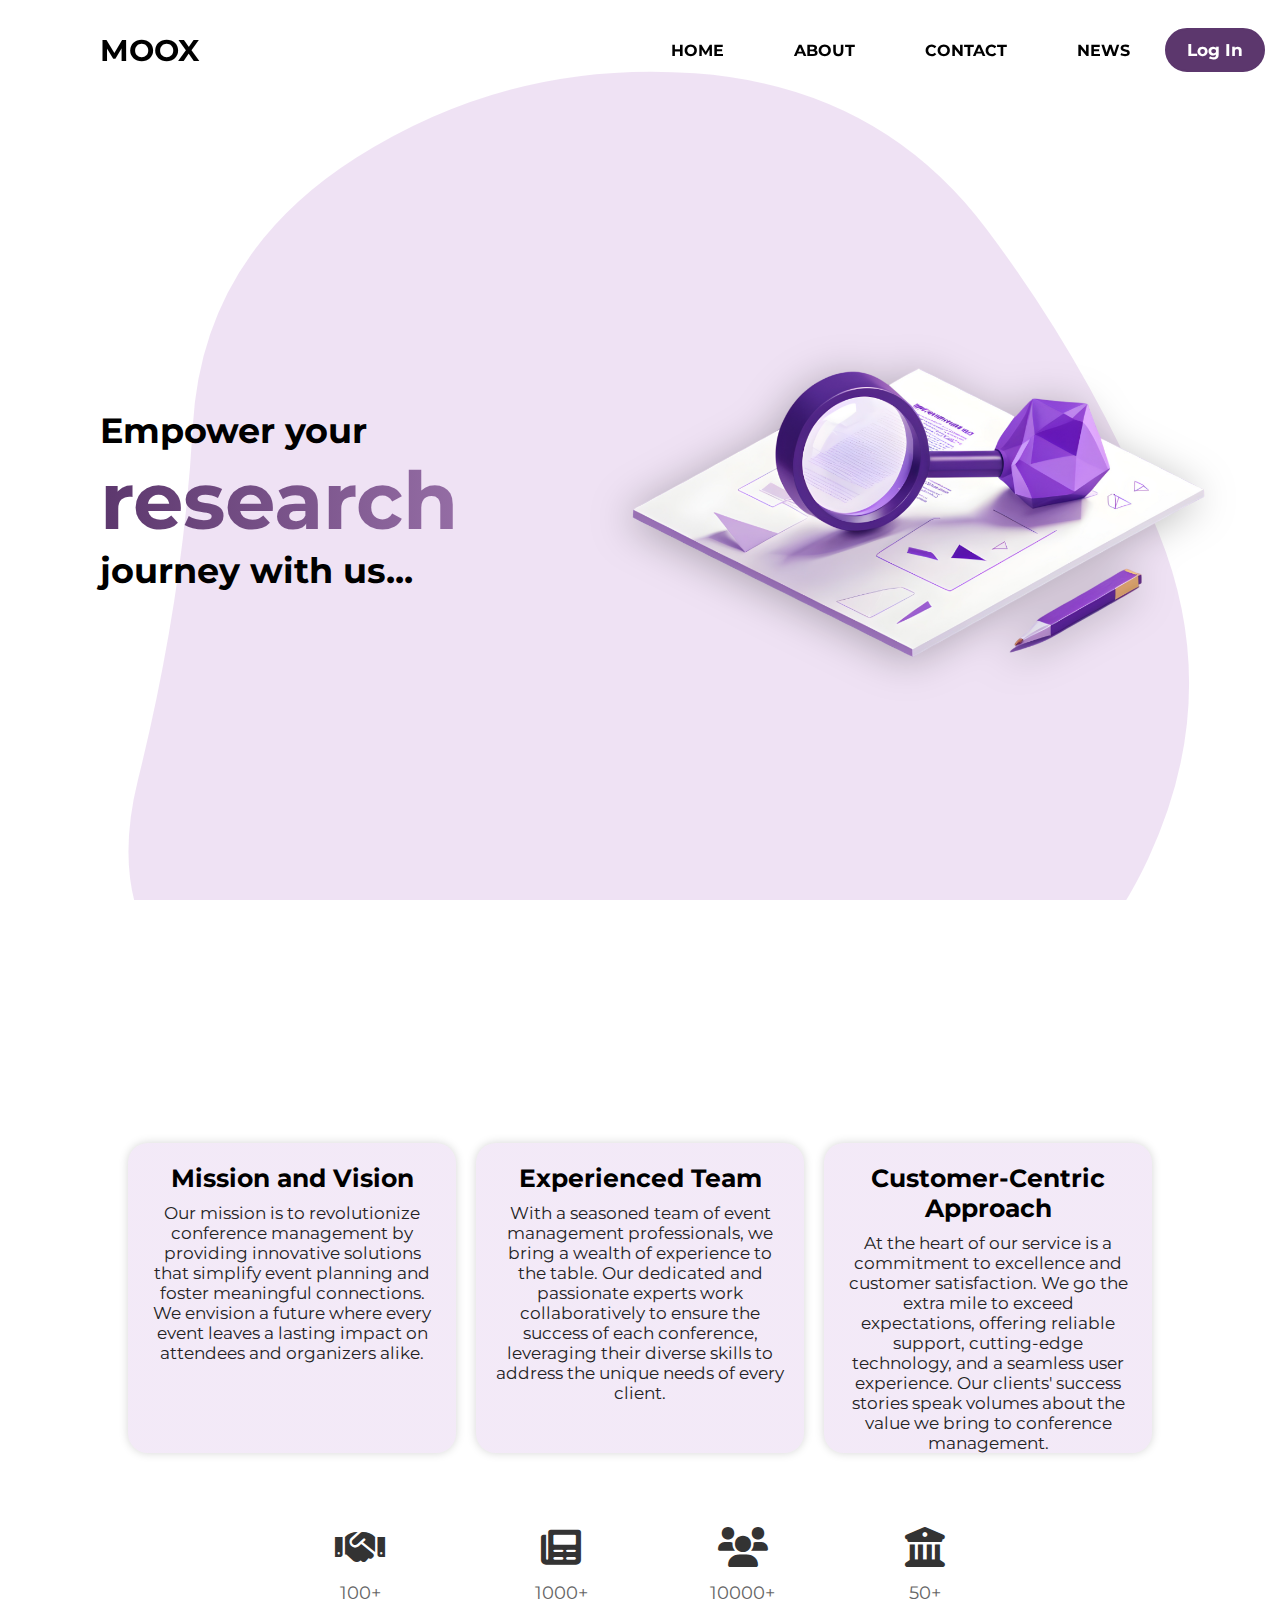
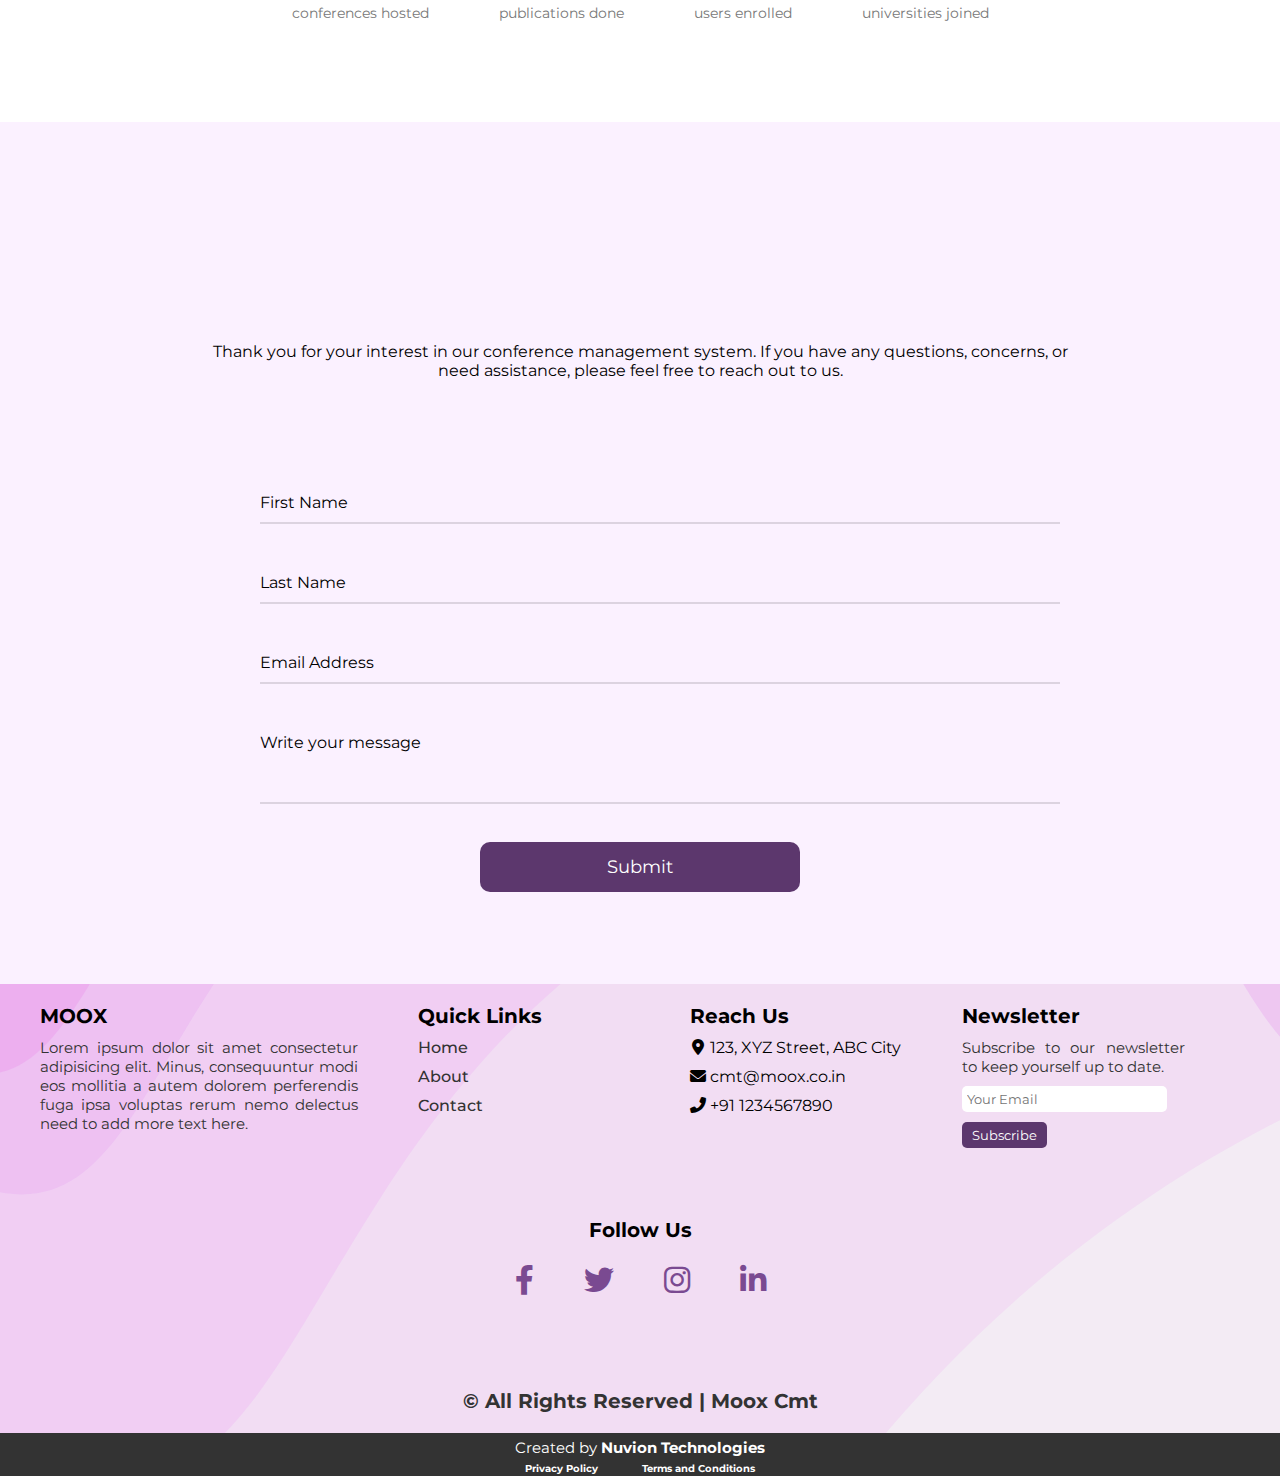
<file: index.html>
<!DOCTYPE html>
<html lang="en">
  <head>
    <meta charset="UTF-8" />
    <meta name="viewport" content="width=device-width, initial-scale=1.0" />
    <title>MOOX CMT</title>
    <link rel="stylesheet" href="/css/user_home.css" />
    <script src="https://cdn.lordicon.com/lordicon.js" async></script>
    <link
      rel="stylesheet"
      href="https://cdnjs.cloudflare.com/ajax/libs/font-awesome/6.0.0/css/all.min.css"
    />
    <link rel="stylesheet" href="/css/loader.css">
    <script src="/script/script.js" async></script>
  </head>
  <body>
    <div class="pc" style="width: 100%; max-width: 480px">
      <svg
        id="10015.io"
        viewBox="0 0 480 480"
        xmlns="http://www.w3.org/2000/svg"
        xmlns:xlink="http://www.w3.org/1999/xlink"
        style="width: 100%; height: auto"
      >
        <path
          fill="#cda3dc50"
          d="M437.5,303.5Q415,367,354.5,387Q294,407,237.5,414.5Q181,422,114,401Q47,380,57.5,310Q68,240,65.5,176Q63,112,117,70Q171,28,240.5,26.5Q310,25,355,74.5Q400,124,430,182Q460,240,437.5,303.5"
        >
          <animateTransform
            attributeName="transform"
            attributeType="XML"
            type="rotate"
            dur="50s"
            from="0 240 240"
            to="360 240 240"
            repeatCount="indefinite"
          />
        </path>
      </svg>
    </div>

    <div class="navbar" id="nav">
      <a class="company-name" href="#">MOOX</a>
      <div class="nav-links" id="navLinks">
        <a href="#">HOME</a>
        <a href="#about">ABOUT</a>
        <a href="#contact">CONTACT</a>
        <a href="#news">NEWS</a>

        <!-- LOGIN BUTTON -->
        <button id="login" class="login">Log In</button>

        <!-- BELOW ACCOUNT CODE IS FOR WHEN THE USER LOGIN AND AFTER SHOW THIS LOGO WITH USER IMAGE -->
        
        
          
          <!-- <div class="account">
          <a href="#"><img src="/img/account.png" alt=""></a>
        </div>  -->
      
     


      </div>
    </div>

    <div class="main">
      <div class="hero">
        <h1>
          Empower your <span class="research">research</span> journey with us...
        </h1>
      </div>
      <div class="hero-img">
        <img src="/img/graphics.png" alt="" id="tilt" />
      </div>
    </div>

    <div class="about" id="about">
      <div class="head" id="about_head">
        <h3>ABOUT US</h3>
      </div>
      <div class="card-container">
        <div class="card">
          <h2>Mission and Vision</h2>
          <p>
            Our mission is to revolutionize conference management by providing
            innovative solutions that simplify event planning and foster
            meaningful connections. We envision a future where every event
            leaves a lasting impact on attendees and organizers alike.
          </p>
        </div>
        <div class="card">
          <h2>Experienced Team</h2>
          <p>
            With a seasoned team of event management professionals, we bring a
            wealth of experience to the table. Our dedicated and passionate
            experts work collaboratively to ensure the success of each
            conference, leveraging their diverse skills to address the unique
            needs of every client.
          </p>
        </div>
        <div class="card">
          <h2>Customer-Centric Approach</h2>
          <p>
            At the heart of our service is a commitment to excellence and
            customer satisfaction. We go the extra mile to exceed expectations,
            offering reliable support, cutting-edge technology, and a seamless
            user experience. Our clients' success stories speak volumes about
            the value we bring to conference management.
          </p>
        </div>
      </div>
      <div class="achievements">
        <div class="section">
          <div class="icon" alt="icon"><i class="fas fa-handshake"></i></div>
          <div class="desc">
            100+
            <p>conferences hosted</p>
          </div>
        </div>
        <div class="section">
          <div class="icon" alt="icon"><i class="fas fa-newspaper"></i></div>
          <div class="desc">
            1000+
            <p>publications done</p>
          </div>
        </div>
        <div class="section">
          <div class="icon" alt="icon"><i class="fas fa-users"></i></div>
          <div class="desc">
            10000+
            <p>users enrolled</p>
          </div>
        </div>
        <div class="section">
          <div class="icon" alt="icon"><i class="fas fa-university"></i></div>
          <div class="desc">
            50+
            <p>universities joined</p>
          </div>
        </div>
      </div>
    </div>

    <div class="contact" id="contact">
      <div class="head" id="contact_head">
        <script src="https://cdn.lordicon.com/lordicon.js"></script>
        <h3>
          <lord-icon
            src="https://cdn.lordicon.com/ebjjjrhp.json"
            trigger="loop"
            stroke="bold"
            state="hover-click"
            colors="primary:#5c376d,secondary:#cda3dc"
            style="width: 50px; height: 50px"
          >
          </lord-icon
          >CONTACT US
        </h3>
      </div>
      <div class="desc">
        Thank you for your interest in our conference management system. If you
        have any questions, concerns, or need assistance, please feel free to
        reach out to us.
      </div>
      <div class="box">
        <div class="form-box">
          <form action="#">
            <div class="form-row">
              <div class="input-data">
                <input type="text" required />
                <label for="">First Name</label>
              </div>
              <div class="input-data">
                <input type="text" required />
                <label for="">Last Name</label>
              </div>
              <div class="input-data">
                <input type="text" required />
                <label for="">Email Address</label>
              </div>
              <div class="input-data textarea">
                <textarea rows="3w" cols="80" required></textarea>
                <br />
                <label for="">Write your message</label>
              </div>
              <div class="submit-btn">
                <button>Submit</button>
              </div>
            </div>
          </form>
        </div>
      </div>
    </div>

    <footer>
        <div class="mainbox1">
          <div class="box">
            <div class="head">MOOX</div>
            <div class="f-desc">
              Lorem ipsum dolor sit amet consectetur adipisicing elit. Minus,
              consequuntur modi eos mollitia a autem dolorem perferendis fuga
              ipsa voluptas rerum nemo delectus need to add more text here.
            </div>
          </div>
          <div class="box">
            <h3 class="head">Quick Links</h3>
            <div class="links">
              <a href="#">Home</a>
              <a href="#about">About</a>
              <a href="#contact">Contact</a>
            </div>
          </div>
          <div class="box">
            <div class="head">Reach Us</div>
            <div class="address">
              <p>
                <i class="fas fa-map-marker-alt"></i>123, XYZ Street, ABC City
              </p>
              <p><i class="fas fa-envelope"></i>cmt@moox.co.in</p>
              <p><i class="fas fa-phone-alt"></i>+91 1234567890</p>
            </div>
          </div>
          <div class="box">
            <div class="head">Newsletter</div>
            <div class="n-desc">
              Subscribe to our newsletter to keep yourself up to date.
            </div>
            <div class="sub">
              <input
                type="email"
                name="email"
                id="email"
                placeholder="Your Email"
              />
              <button>Subscribe</button>
            </div>
          </div>
        </div>
        <div class="mainbox2">
          <div class="head">Follow Us</div>
          <div class="social">
            <a href="#"><i class="fab fa-facebook-f"></i></a>
            <a href="#"><i class="fab fa-twitter"></i></a>
            <a href="#"><i class="fab fa-instagram"></i></a>
            <a href="#"><i class="fab fa-linkedin-in"></i></a>
          </div>
        </div>
        <div class="madeby">
          <div class="copyright">&copy; All Rights Reserved | Moox Cmt</div>
          <div class="end">
            <div class="nt">Created by <a href="https://nuviontech.com" target="_blank">Nuvion Technologies</a></div>
            <div class="privacypolicy">
              <a href="#pp">Privacy Policy</a>
              <a href="#pp">Terms and Conditions</a>
            </div>
          </div>
        </div>
    </footer>

<div class="loader" id="loader">
    <div id="spinner-box">
      <svg viewBox="0 0 100 100">
        <defs>
          <filter id="shadow">
            <feDropShadow dx="0" dy="0" stdDeviation="1.5" 
              flood-color="#5c376d"/>
          </filter>
        </defs>
        <circle id="spinner" style="fill:transparent;stroke:#5c376d;stroke-width: 7px;stroke-linecap: round;filter:url(#shadow);" cx="50" cy="50" r="45"/>
    </svg>
    </div>
</div>
  </body>

</html>
</file>
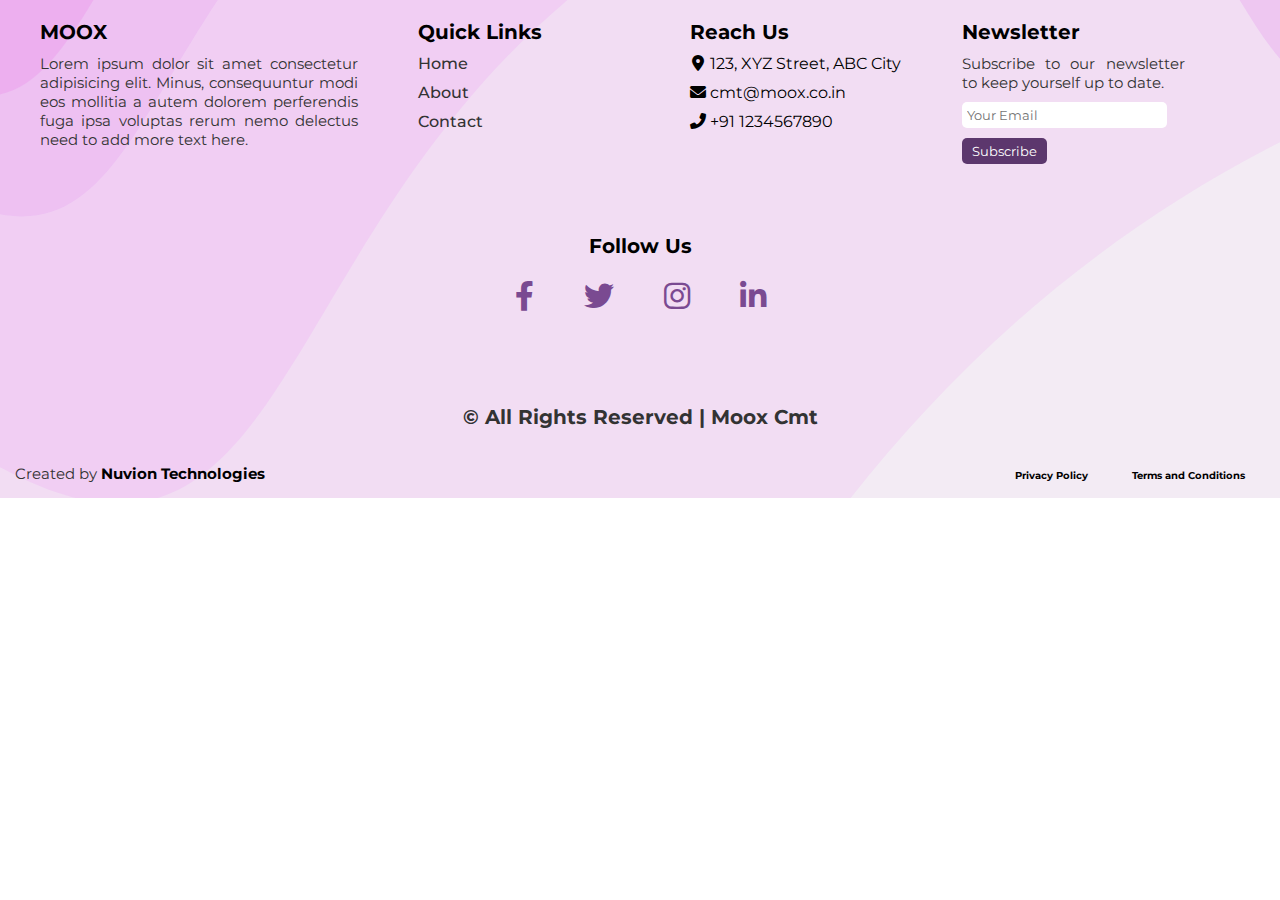
<file: html/basefooter.html>
<!DOCTYPE html>
<html lang="en">
<head>
    <meta charset="UTF-8">
    <meta name="viewport" content="width=device-width, initial-scale=1.0">
    <script src="https://cdn.lordicon.com/lordicon.js"></script>
    <link
      rel="stylesheet"
      href="https://cdnjs.cloudflare.com/ajax/libs/font-awesome/6.0.0/css/all.min.css"
    />
    <style>
        @import url(https://fonts.googleapis.com/css?family=Montserrat:100,200,300,regular,500,600,700,800,900,100italic,200italic,300italic,italic,500italic,600italic,700italic,800italic,900italic);
:root {
  --text: #000000;
  --background: #f2f2f2;
  --primary: #5c376d;
  --secondary: #cda3dc;
  --accent: #9c3179;
}
* {
  margin: 0;
  padding: 0;
  font-family: "Montserrat", sans-serif;
}
footer {
    /* background-color: #ededed; */
    background: url(/img/Fluid-100s-3000px.svg) no-repeat;
  background-position: 100% 100%;
    text-align: center;
  
    /* margin-top: 100px; */
    width: 100%;
    height: auto;
    display: flex;
    align-items: center;
    justify-content: center;
    flex-direction: column;
  }
  footer .footer-box{
    padding: 10px 10px 0px 10px ;
    width: 100%;
    height: 100%;
  }
  footer .mainbox1{
    display: flex;
    align-items: flex-start;
    justify-content: center;
    flex-direction: row;
    gap: 20px;
    margin-top: 20px;
    width: 100%;
  }
  footer .mainbox1 .box{
    display: flex;
    align-items: flex-start;
    justify-content: flex-start;
    flex-direction: column;
    width: 25%;
    gap: 10px;
    margin-left: 40px;
  }
  footer .mainbox1 .box:nth-child(1){
    width: 30%;
  }
  footer .mainbox1 .box:nth-child(2){
    width: 20%;
  }
  footer .mainbox1 .box:nth-child(3){
    width: 20%;
  }
  footer .mainbox1 .box:nth-child(4){
    width: 30%;
  }
  footer .box .head{
    font-size: 20px;
    font-weight: 700;
    text-align: left;
  }
  footer .box .f-desc{
    font-size: 15px;
    color: #333;
    text-align: justify;
    /* width: 70%; */
  }
  footer .box .links{
    display: flex;
    align-items: flex-start;
    justify-content: center;
    flex-direction: column;
    gap: 10px;
    margin-right: 50px;
  }
  footer .links a{
    text-decoration: none;
    color: #333;
    font-weight: 500;
    transition: all 0.3s ease;
  }
  footer .links a:hover{
    color: var(--accent);
  }
  footer .box .address{
    display: flex;
    align-items: flex-start;
    justify-content: center;
    flex-direction: column;
    gap: 10px;
  }
  footer .address p i{
    margin-right: 5px;
    width: 15px;
  }
  
  footer .box .n-desc{
    font-size: 15px;
    color: #333;
    text-align: justify;
    width: 70%;
  }
  footer .box .sub{
    display: flex;
    align-items: flex-start;
    justify-content: flex-start;
    flex-direction: column;
    gap: 10px;
  }
  footer .sub input{
    border: none;
    outline: none;
    padding: 5px 0px 5px 5px;
    width: 200px;
    border-radius: 5px;
  }
  footer .sub button{
    border: none;
    outline: none;
    padding: 5px 10px;
    border-radius: 5px;
    background: var(--primary);
    color: white;
    cursor: pointer;
    transition: all 0.3s ease;
  }
  footer .sub button:hover{
    filter: brightness(120%);
  }
  
  footer .mainbox2{
    display: flex;
    align-items: center;
    justify-content: center;
    flex-direction: column;
    gap: 20px;
    margin-top: 50px;
    padding: 20px 0;
    width: 100%;
  }
  footer .mainbox2 .head{
    font-size: 20px;
    font-weight: 700;
  }
  footer .mainbox2 .social{
    display: flex;
    align-items: center;
    justify-content: center;
    flex-direction: row;
    gap: 50px;
  }
  footer .social a{
    text-decoration: none;
    font-size: 30px;
    transition: all 0.3s ease;
    color: #7a4a91;
  }
  footer .social a:hover{
    color: var(--accent);
  }
  
  footer .madeby{
    margin-top: 50px;
    font-size: 15px;
    color: #333;
    text-align: center;
    width: 100%;
  }
  footer .madeby .copyright{
    color: #333;
    font-weight: 700;
    margin: 20px auto;
    font-size: 20px;
  }
  footer .madeby .end{
    display: flex;
    align-items: center;
    justify-content: space-between;
    padding: 1em;
    /* background-color: #333; */
  }
  footer .end a{
    color: black;
    text-decoration: none;
    font-weight: 700;
    transition: all 0.3s ease;
  }
  footer .privacypolicy a{
    font-size: 10px;
    margin: 5px 20px;
  }

  @media only screen and (max-width: 768px) {
    footer .form-box .text{
        font-size: 30px;
      }
      footer .form-box form{
        padding: 10px 0 0 0;
      }
      footer .form-box form .form-row{
        display: block;
        flex-direction: column;
        margin-bottom: 0;
      }
      form .form-row .input-data{
        margin: 35px 0!important;
      }
      footer .submit-btn .input-data{
        width: 40%!important;
      }
      footer .mainbox1{
        flex-direction: column !important;
      }
      footer .box{
        width: 100% !important;
        margin-left: auto !important;
        margin-top: 20px !important;
      }
      footer .head{
        padding-left: 20px !important;
      }
      footer .f-desc,.address,.n-desc,.links,.sub{
        width: 90% !important;
        padding-left: 20px !important;
      }
      footer .madeby .end{
        flex-direction: column;
      }
  }
    </style>
</head>
<body>
    

    <footer>
        <div class="mainbox1">
          <div class="box">
            <div class="head">MOOX</div>
            <div class="f-desc">
              Lorem ipsum dolor sit amet consectetur adipisicing elit. Minus,
              consequuntur modi eos mollitia a autem dolorem perferendis fuga ipsa
              voluptas rerum nemo delectus need to add more text here.
            </div>
          </div>
          <div class="box">
            <h3 class="head">Quick Links</h3>
            <div class="links">
              <a href="#">Home</a>
              <a href="#about">About</a>
              <a href="#contact">Contact</a>
            </div>
          </div>
          <div class="box">
            <div class="head">Reach Us</div>
            <div class="address">
              <p>
                <i class="fas fa-map-marker-alt"></i>123, XYZ Street, ABC City
              </p>
              <p><i class="fas fa-envelope"></i>cmt@moox.co.in</p>
              <p><i class="fas fa-phone-alt"></i>+91 1234567890</p>
            </div>
          </div>
          <div class="box">
            <div class="head">Newsletter</div>
            <div class="n-desc">
              Subscribe to our newsletter to keep yourself up to date.
            </div>
            <div class="sub">
              <input
                type="email"
                name="email"
                id="email"
                placeholder="Your Email"
              />
              <button>Subscribe</button>
            </div>
          </div>
        </div>
        <div class="mainbox2">
          <div class="head">Follow Us</div>
          <div class="social">
            <a href="#"><i class="fab fa-facebook-f"></i></a>
            <a href="#"><i class="fab fa-twitter"></i></a>
            <a href="#"><i class="fab fa-instagram"></i></a>
            <a href="#"><i class="fab fa-linkedin-in"></i></a>
          </div>
        </div>
        <div class="madeby">
          <div class="copyright">&copy; All Rights Reserved | Moox Cmt</div>
          <div class="end">
            <div class="nt">
              Created by
              <a href="https://nuviontech.com" target="_blank"
                >Nuvion Technologies</a
              >
            </div>
            <div class="privacypolicy">
              <a href="#pp">Privacy Policy</a>
              <a href="#pp">Terms and Conditions</a>
            </div>
          </div>
        </div>
      </footer>
</body>
</html>
</file>
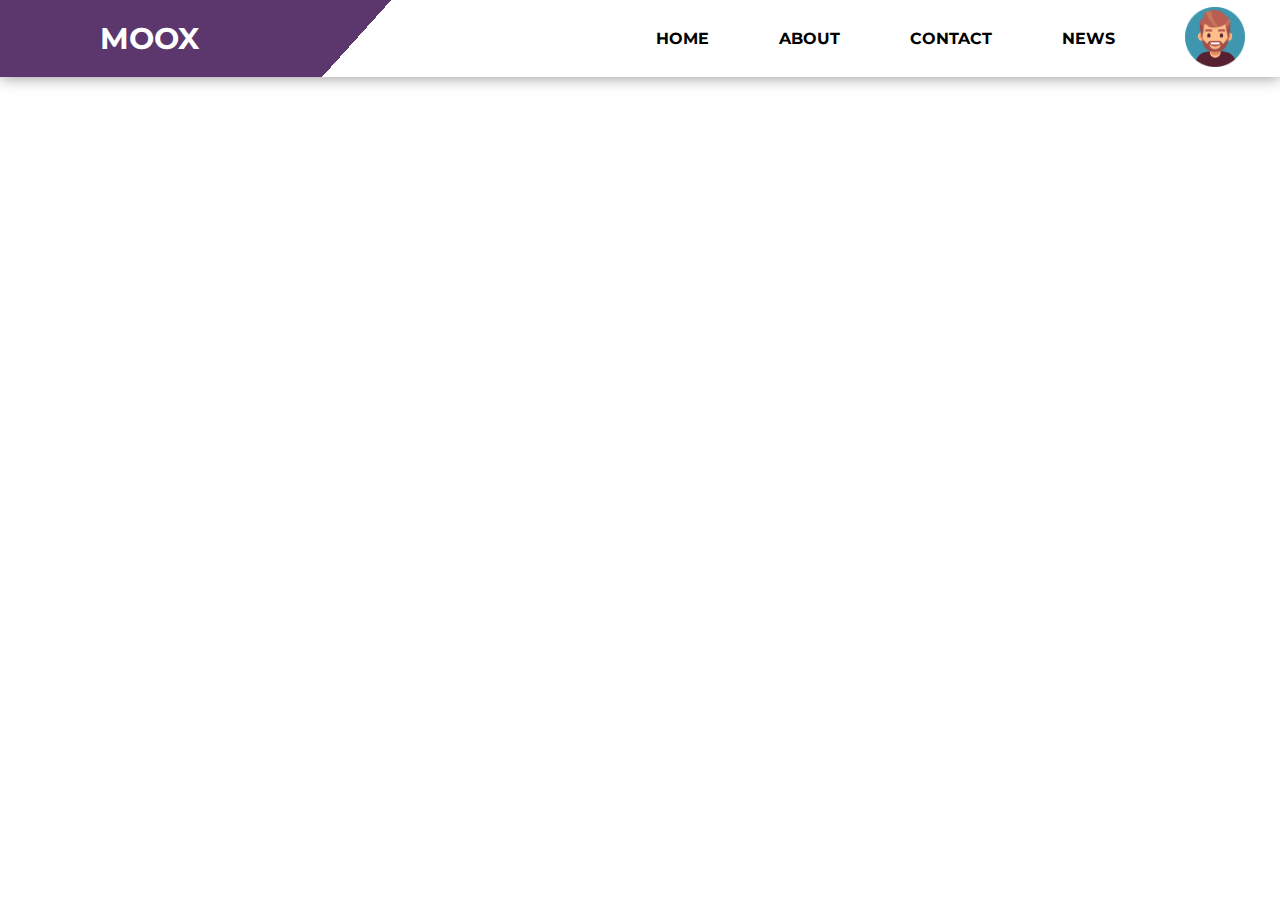
<file: html/baseheader.html>
<!DOCTYPE html>
<html lang="en">
<head>
    <meta charset="UTF-8">
    <meta name="viewport" content="width=device-width, initial-scale=1.0">
    <script src="https://cdn.lordicon.com/lordicon.js"></script>
    <link
      rel="stylesheet"
      href="https://cdnjs.cloudflare.com/ajax/libs/font-awesome/6.0.0/css/all.min.css"
    />
    <style>
        @import url(https://fonts.googleapis.com/css?family=Montserrat:100,200,300,regular,500,600,700,800,900,100italic,200italic,300italic,italic,500italic,600italic,700italic,800italic,900italic);
:root {
  --text: #000000;
  --background: #f2f2f2;
  --primary: #5c376d;
  --secondary: #cda3dc;
  --accent: #9c3179;
}
* {
  margin: 0;
  padding: 0;
  font-family: "Montserrat", sans-serif;
}
::-webkit-scrollbar {
  width: 10px;
}
::-webkit-scrollbar-thumb {
  background-color: var(--secondary);
  border-radius: 10px;
}
input[type="number"]::-webkit-inner-spin-button,
input[type="number"]::-webkit-outer-spin-button {
  -webkit-appearance: none;
  margin: 0;
}
.navbar {
    background: rgb(92, 55, 109); /* Merged gradient background */
    background: linear-gradient(
      132deg,
      rgba(92, 55, 109, 1) 29%,
      rgba(255, 255, 255, 1) 29%
    );
    width: 100vw;
    height: auto;
    display: flex;
    justify-content: space-between;
    align-items: center;
    z-index: 10;
    transition: all 0.3s ease;
    animation: fadeIn 1s ease-in-out;
    box-shadow: 0 0px 15px rgba(0, 0, 0, 0.45); /* Stronger box-shadow */
    width: 100%;
  }
  
  .navbar .nav-links {
  display: flex;
  flex-direction: row;
  justify-content: space-around;
  align-items: center;
}
.navbar .nav-links a {
  color: black;
  text-decoration: none;
  margin: 0 15px;
  padding: 20px;
  transition: all ease 0.3s;
  font-weight: 700;
}
.navbar .nav-links a:hover,
.logo:hover {
  color: var(--primary);
  filter: brightness(150%);
  cursor: pointer;
}
.navbar .company-name {
    color: white;
    padding: 20px;
    font-size: clamp(25px, 4vw, 30px);
    font-weight: 700;
    padding-left: 100px;
    text-decoration: none;
  }
  .navbar .account {
    display: flex;
    align-items: center;
  }
  .navbar .account {
    position: relative;
    display: inline-block;
  }
  .navbar .account img {
    width: 60px;
    height: 60px;
    cursor: pointer;
  }
  .navbar .account a:hover {
    filter: none !important;
  }
  
  .navbar .dropdown {
    display: none;
    position: absolute;
    top: 50px;
    right: 0;
    background-color: white;
    box-shadow: 0 4px 8px rgba(0, 0, 0, 0.1);
    border-radius: 5px;
    overflow: hidden;
    opacity: 0;
    transition: opacity 0.3s ease-in-out;
    z-index: 1000;
  }
  
  .navbar .dropdown a {
    display: block;
    padding: 10px 20px;
    color: #333;
    text-decoration: none;
    transition: background-color 0.3s;
  }
  
  .navbar .account:hover .dropdown {
    display: block;
    opacity: 1;
  }
  
  @keyframes fadeIn {
    from {
      opacity: 0;
      transform: translateY(-10px);
    }
    to {
      opacity: 1;
      transform: translateY(0);
    }
  }
  
  .navbar .account:hover .dropdown {
    display: block;
    animation: fadeIn 0.3s forwards;
  }

@media only screen and (max-width:768px){
    body {
        overflow-x: hidden !important;
      }
      .navbar .nav-links .n-link {
        display: none;
      }
      .navbar .company-name {
        padding-left: 20px;
      }
      .navbar .account {
        display: block;
      }
      .navbar .account img{
        width: 50px;
        height: 50px;
        margin-right: 0;
      }
      .navbar .account a{
        padding: 0 !important;
      }
      .navbar .account .dropdown a{
        padding: 10px 20px !important; 
      }
}
    </style>
</head>
<body>
    <div class="navbar" id="nav">
        <a class="company-name" href="/html/user_home.html">MOOX</a>
        <div class="nav-links" id="navLinks">
          <a class="n-link" href="#">HOME</a>
          <a class="n-link" href="#about">ABOUT</a>
          <a class="n-link" href="#contact">CONTACT</a>
          <a class="n-link" href="#news">NEWS</a>
  
          <!-- LOGIN BUTTON -->
          <!-- BELOW ACCOUNT CODE IS FOR WHEN THE USER LOGIN AND AFTER SHOW THIS LOGO WITH USER IMAGE -->
  
          <div class="account">
            <a href="#"><img src="/img/account.png" alt="Account" /></a>
            <div class="dropdown">
              <a href="#" class="logout">Logout</a>
            </div>
          </div>
        </div>
      </div>
</body>
</html>
</file>
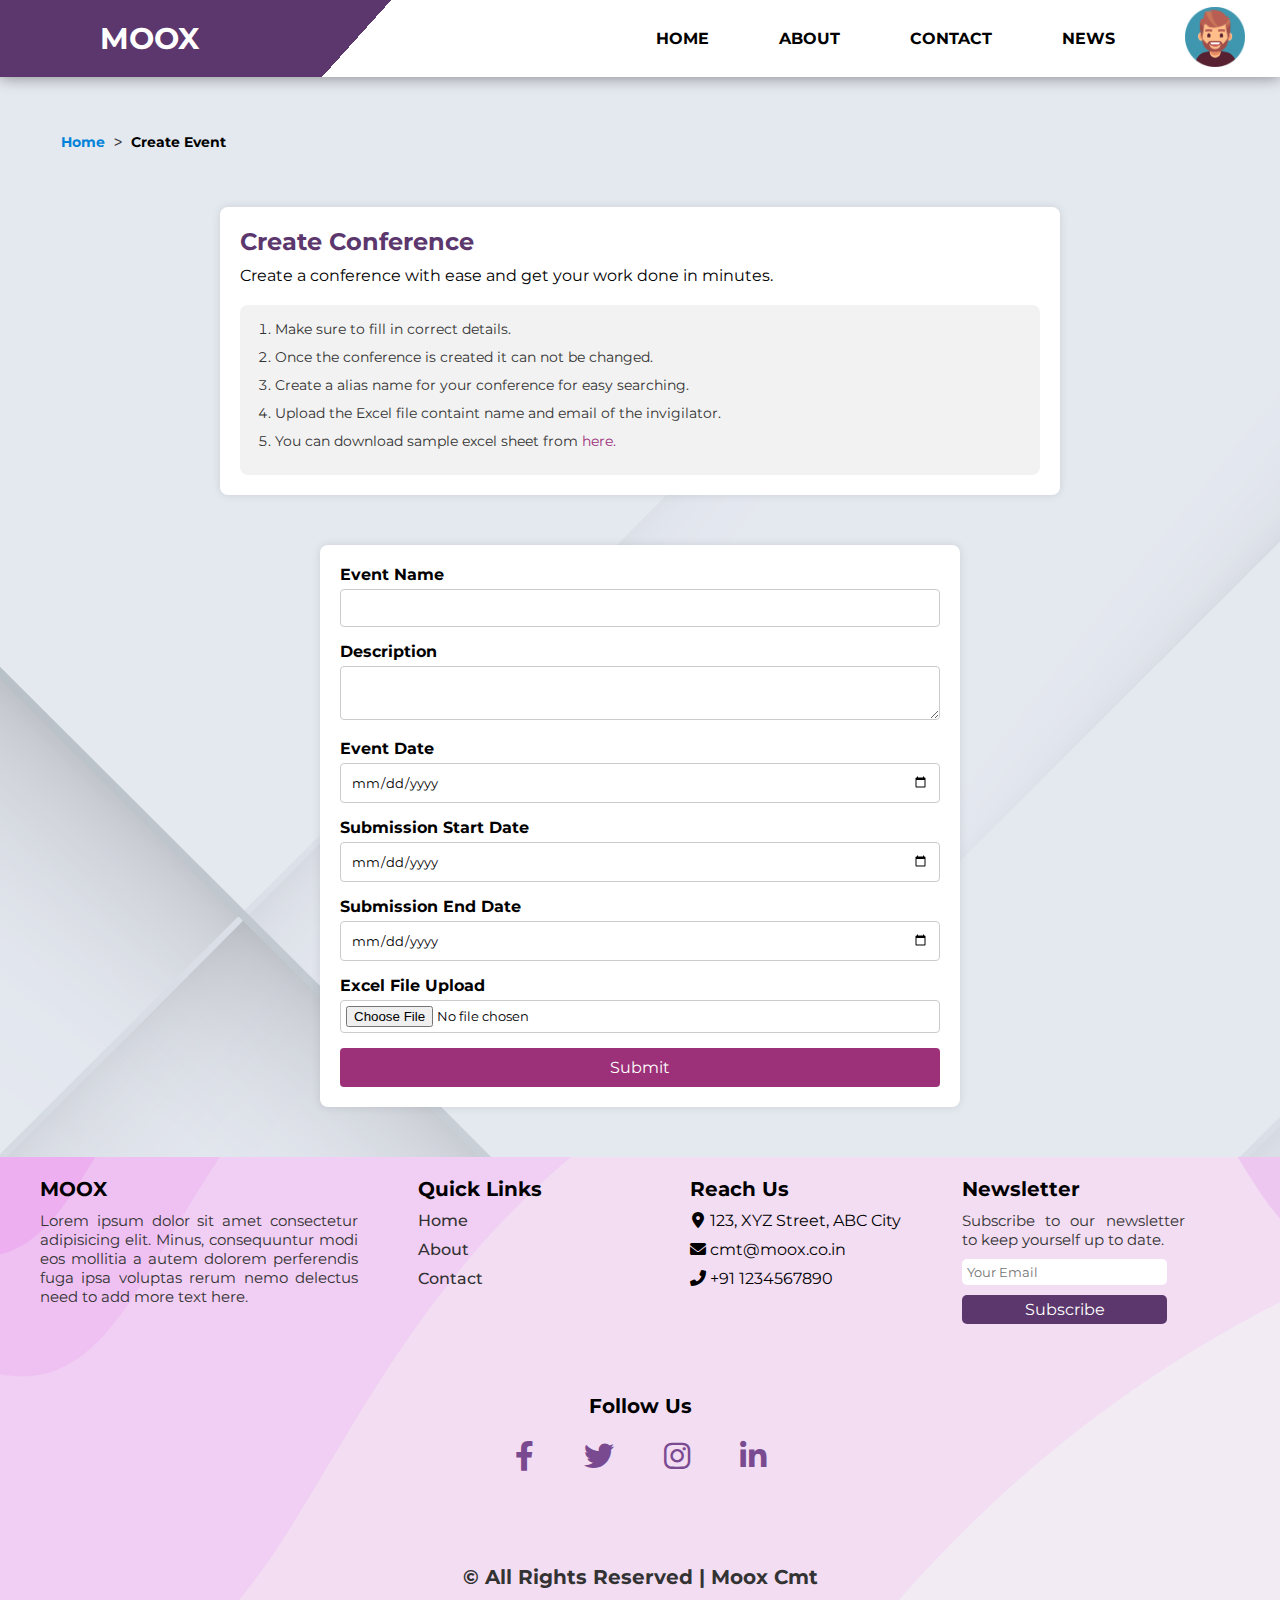
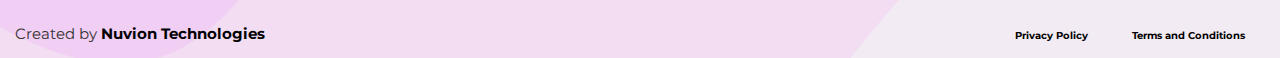
<file: html/createevent.html>
<!DOCTYPE html>
<html lang="en">
  <head>
    <meta charset="UTF-8" />
    <meta name="viewport" content="width=device-width, initial-scale=1.0" />
    <title>MOOX CMT | Host</title>
    <link rel="stylesheet" href="/css/createevent.css" />
    <link rel="stylesheet" href="/css/nav_footer.css" />
    <script src="https://cdn.lordicon.com/lordicon.js"></script>
    <link
      rel="stylesheet"
      href="https://cdnjs.cloudflare.com/ajax/libs/font-awesome/6.0.0/css/all.min.css"
    />
    <style></style>
  </head>
  <body>
    <div class="navbar" id="nav">
        <a class="company-name" href="/html/user_home.html">MOOX</a>
        <div class="nav-links" id="navLinks">
          <a class="n-link" href="#">HOME</a>
          <a class="n-link" href="#about">ABOUT</a>
          <a class="n-link" href="#contact">CONTACT</a>
          <a class="n-link" href="#news">NEWS</a>
  
          <!-- LOGIN BUTTON -->
          <!-- BELOW ACCOUNT CODE IS FOR WHEN THE USER LOGIN AND AFTER SHOW THIS LOGO WITH USER IMAGE -->
  
          <div class="account">
            <a href="#"><img src="/img/account.png" alt="Account" /></a>
            <div class="dropdown">
              <a href="#" class="logout">Logout</a>
            </div>
          </div>
        </div>
      </div>
<div class="main-bg">
      <div class="path">
        <a href="/html/user_home.html">Home</a> > <a href="/html/createevent.html">Create Event</a>
      </div>

      <div class="hero">
        <div class="head-text">
            <div class="heading">
                Create Conference
            </div>
            <div class="sub-head">
                Create a conference with ease and get your work done in minutes.
            </div>
        </div>
        <div class="rules">
            <ol type="1">
                <li>Make sure to fill in correct details.</li>
                <li>Once the conference is created it can not be changed.</li>
                <li>Create a alias name for your conference for easy searching.</li>
                <li>Upload the Excel file containt name and email of the invigilator.</li>
                <li>You can download sample excel sheet from <a href="#">here.</a></li>
            </ol>
        </div>
      </div>

      <!-- FORM START -->


      <div class="container">
        <form id="eventForm" novalidate>
          <div class="form-group">
            <label for="eventName">Event Name</label>
            <input type="text" id="eventName" name="eventName">
            <div class="error-message">Event name is required.</div>
          </div>
    
          <div class="form-group">
            <label for="eventDescription">Description</label>
            <textarea id="eventDescription" name="eventDescription"></textarea>
            <div class="error-message">Description is required.</div>
          </div>
    
          <div class="form-group">
            <label for="eventDate">Event Date</label>
            <input type="date" id="eventDate" name="eventDate">
            <div class="error-message">Event date is required.</div>
          </div>
    
          <div class="form-group">
            <label for="submissionStartDate">Submission Start Date</label>
            <input type="date" id="submissionStartDate" name="submissionStartDate">
            <div class="error-message">Submission start date is required.</div>
          </div>
    
          <div class="form-group">
            <label for="submissionEndDate">Submission End Date</label>
            <input type="date" id="submissionEndDate" name="submissionEndDate">
            <div class="error-message">Submission end date is required.</div>
          </div>
    
          <div class="form-group">
            <label for="fileUpload">Excel File Upload</label>
            <input type="file" id="fileUpload" name="fileUpload" accept=".xlsx, .xls">
            <div class="error-message">File upload is required.</div>
          </div>
    
          <button type="submit">Submit</button>
        </form>
      </div>
      </div>

      
        <!-- FORM END -->


    <footer>
        <div class="mainbox1">
          <div class="box">
            <div class="head">MOOX</div>
            <div class="f-desc">
              Lorem ipsum dolor sit amet consectetur adipisicing elit. Minus,
              consequuntur modi eos mollitia a autem dolorem perferendis fuga ipsa
              voluptas rerum nemo delectus need to add more text here.
            </div>
          </div>
          <div class="box">
            <h3 class="head">Quick Links</h3>
            <div class="links">
              <a href="#">Home</a>
              <a href="#about">About</a>
              <a href="#contact">Contact</a>
            </div>
          </div>
          <div class="box">
            <div class="head">Reach Us</div>
            <div class="address">
              <p>
                <i class="fas fa-map-marker-alt"></i>123, XYZ Street, ABC City
              </p>
              <p><i class="fas fa-envelope"></i>cmt@moox.co.in</p>
              <p><i class="fas fa-phone-alt"></i>+91 1234567890</p>
            </div>
          </div>
          <div class="box">
            <div class="head">Newsletter</div>
            <div class="n-desc">
              Subscribe to our newsletter to keep yourself up to date.
            </div>
            <div class="sub">
              <input
                type="email"
                name="email"
                id="email"
                placeholder="Your Email"
              />
              <button>Subscribe</button>
            </div>
          </div>
        </div>
        <div class="mainbox2">
          <div class="head">Follow Us</div>
          <div class="social">
            <a href="#"><i class="fab fa-facebook-f"></i></a>
            <a href="#"><i class="fab fa-twitter"></i></a>
            <a href="#"><i class="fab fa-instagram"></i></a>
            <a href="#"><i class="fab fa-linkedin-in"></i></a>
          </div>
        </div>
        <div class="madeby">
          <div class="copyright">&copy; All Rights Reserved | Moox Cmt</div>
          <div class="end">
            <div class="nt">
              Created by
              <a href="https://nuviontech.com" target="_blank"
                >Nuvion Technologies</a
              >
            </div>
            <div class="privacypolicy">
              <a href="#pp">Privacy Policy</a>
              <a href="#pp">Terms and Conditions</a>
            </div>
          </div>
        </div>
      </footer>
  </body>
  <script>
    document.getElementById('eventForm').addEventListener('submit', function(event) {
  event.preventDefault();

  let valid = true;

  // Reset all error messages and borders
  const errorMessages = document.querySelectorAll('.error-message');
  errorMessages.forEach(error => error.style.display = 'none');
  
  const inputs = document.querySelectorAll('.form-group input, .form-group textarea');
  inputs.forEach(input => input.classList.remove('error-border'));

  // Simple validation
  const eventName = document.getElementById('eventName');
  const eventDescription = document.getElementById('eventDescription');
  const eventDate = document.getElementById('eventDate');
  const submissionStartDate = document.getElementById('submissionStartDate');
  const submissionEndDate = document.getElementById('submissionEndDate');
  const fileUpload = document.getElementById('fileUpload');

  if (eventName.value.trim() === '') {
    showError(eventName, 'Event name is required.');
    valid = false;
  }

  if (eventDescription.value.trim() === '') {
    showError(eventDescription, 'Description is required.');
    valid = false;
  }

  if (eventDate.value === '') {
    showError(eventDate, 'Event date is required.');
    valid = false;
  }

  if (submissionStartDate.value === '') {
    showError(submissionStartDate, 'Submission start date is required.');
    valid = false;
  }

  if (submissionEndDate.value === '') {
    showError(submissionEndDate, 'Submission end date is required.');
    valid = false;
  }

  if (submissionStartDate.value && submissionEndDate.value && new Date(submissionStartDate.value) > new Date(submissionEndDate.value)) {
    showError(submissionEndDate, 'Submission end date must be after the start date.');
    valid = false;
  }

  if (!fileUpload.files.length) {
    showError(fileUpload, 'File upload is required.');
    valid = false;
  }

  if (valid) {
    alert('Form submitted successfully!');
  }
});

function showError(input, message) {
  const formGroup = input.parentElement;
  const errorMessage = formGroup.querySelector('.error-message');
  errorMessage.textContent = message;
  errorMessage.style.display = 'block';
  input.classList.add('error-border');
}

// Disable default browser validation messages
document.getElementById('eventForm').setAttribute('novalidate', true);

// Remove error message on input
const inputs = document.querySelectorAll('.form-group input, .form-group textarea');
inputs.forEach(input => {
  input.addEventListener('input', function() {
    const formGroup = input.parentElement;
    const errorMessage = formGroup.querySelector('.error-message');
    errorMessage.style.display = 'none';
    input.classList.remove('error-border');
  });
});

  </script>
  </html>
</file>
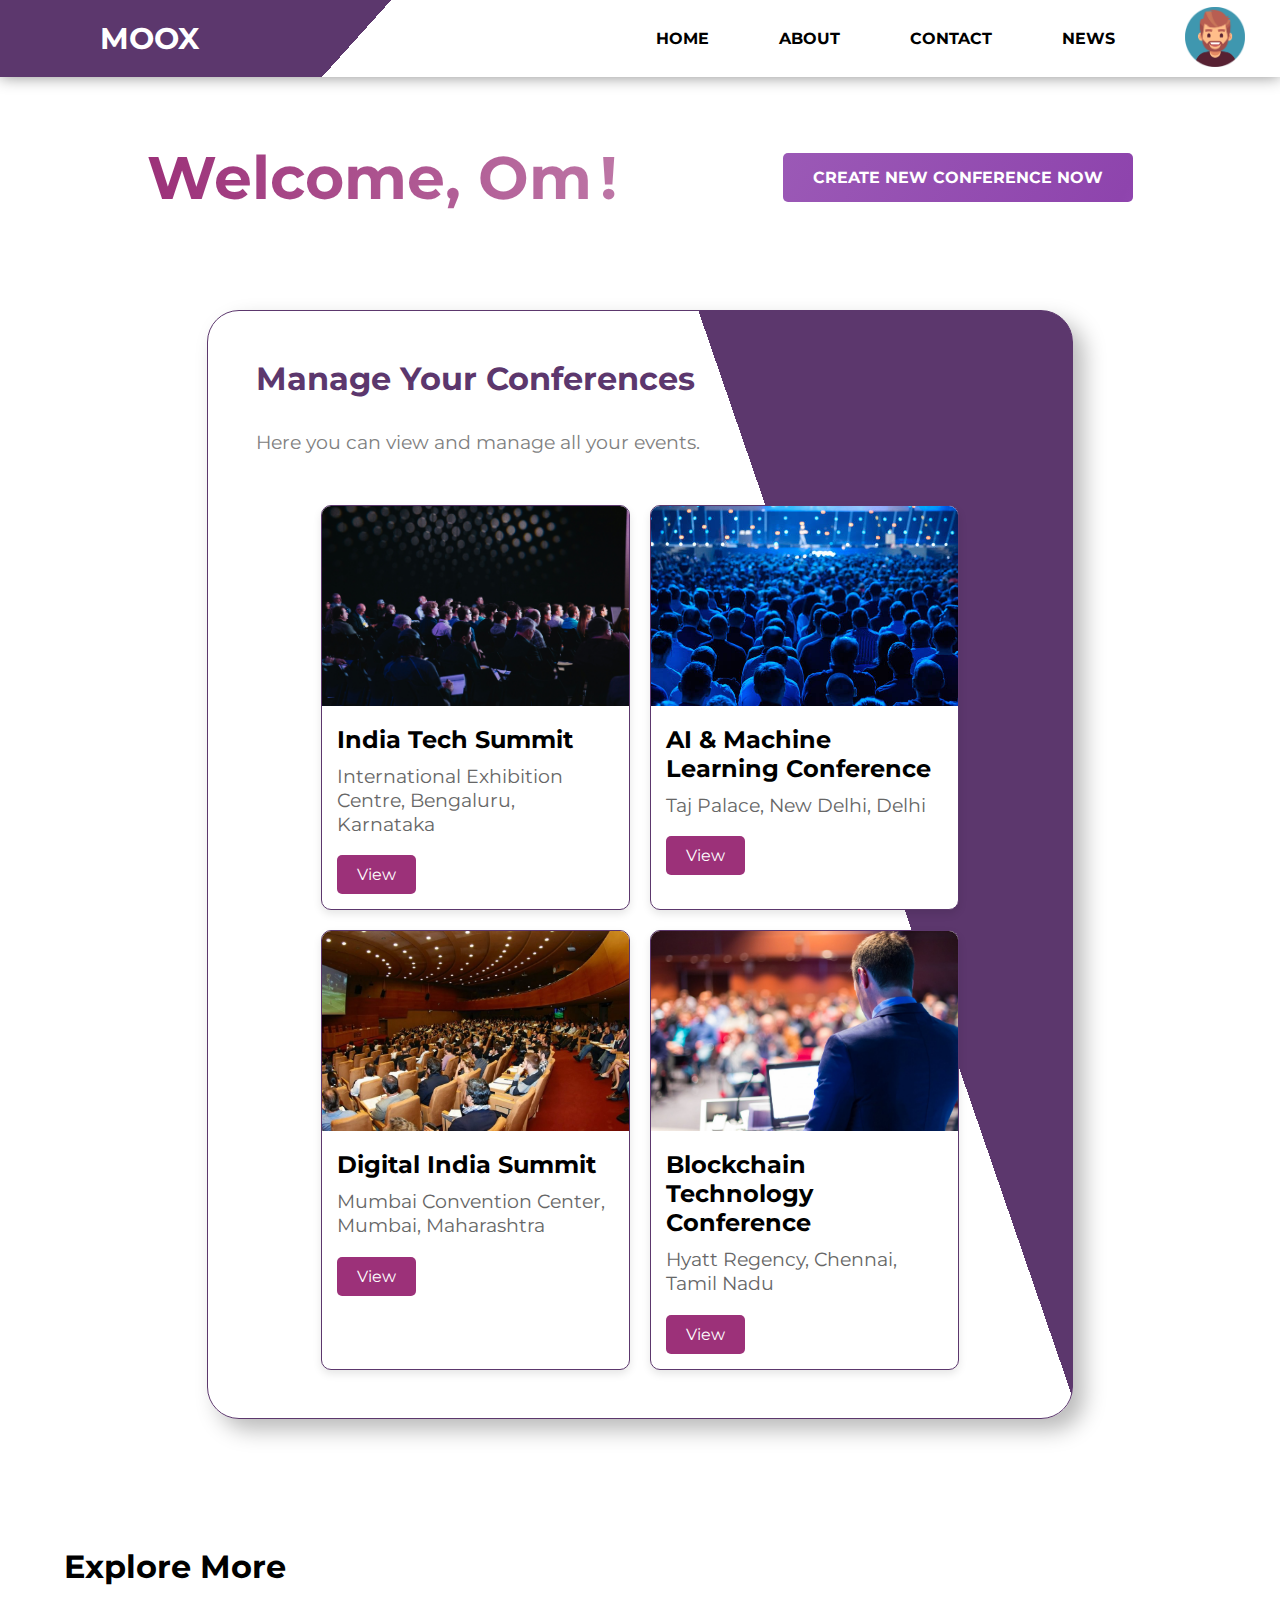
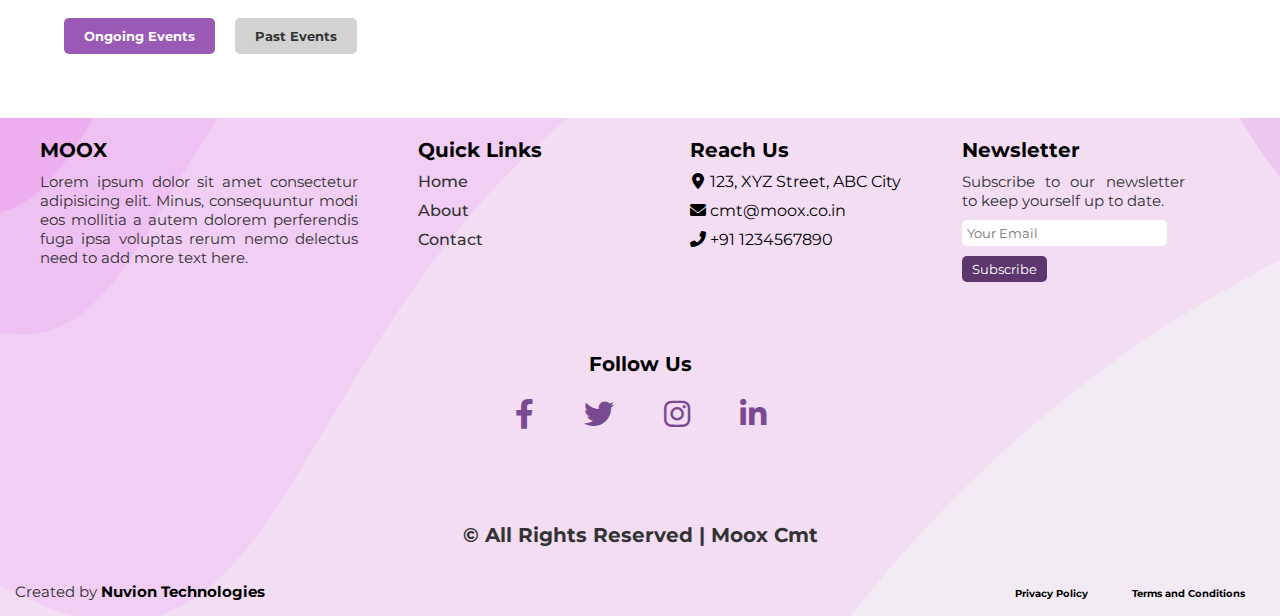
<file: html/hosthome.html>
<!DOCTYPE html>
<html lang="en">
  <head>
    <meta charset="UTF-8" />
    <meta name="viewport" content="width=device-width, initial-scale=1.0" />
    <title>MOOX CMT | Host</title>
    <link rel="stylesheet" href="/css/hosthome.css" />
    <link rel="stylesheet" href="/css/nav_footer.css" />
    <script src="https://cdn.lordicon.com/lordicon.js"></script>
    <link
      rel="stylesheet"
      href="https://cdnjs.cloudflare.com/ajax/libs/font-awesome/6.0.0/css/all.min.css"
    />
    <style></style>
  </head>
  <body>
    <div class="navbar" id="nav">
      <a class="company-name" href="/html/user_home.html">MOOX</a>
      <div class="nav-links" id="navLinks">
        <a class="n-link" href="#">HOME</a>
        <a class="n-link" href="#about">ABOUT</a>
        <a class="n-link" href="#contact">CONTACT</a>
        <a class="n-link" href="#news">NEWS</a>

        <!-- LOGIN BUTTON -->
        <!-- BELOW ACCOUNT CODE IS FOR WHEN THE USER LOGIN AND AFTER SHOW THIS LOGO WITH USER IMAGE -->

        <div class="account">
          <a href="#"><img src="/img/account.png" alt="Account" /></a>
          <div class="dropdown">
            <a href="#" class="logout">Logout</a>
          </div>
        </div>
      </div>
    </div>

    <div class="home">
      <div class="greeting-container" id="greet">
        <div class="text-animation highlighted-text">
          <span>Welcome, </span>
          <span class="user_name">Om</span>
          <span>!</span>
        </div>
        <div class="create-conf">
          <button onclick="window.location.href='/html/createevent.html'">CREATE NEW CONFERENCE NOW</button>

        </div>
      </div>

      <div class="sub-wrapper">
        <div class="sub-home">
          <h1>Manage Your Conferences</h1>
          <p>Here you can view and manage all your events.</p>
          <!-- <div class="event-error">
            <p>You have not created any conferences. When you host a conference, it will be shown here.</p>
            <a href="#" class="create-event">Click Here to create a conference.</a>
          </div> -->
          <div class="myevent">
            <div class="myeventcard">
              <img src="/img/conf.jpeg" alt="Card Image" />
              <div class="myeventcard-content">
                <h2 class="myeventcard-title">India Tech Summit</h2>
                <p class="myeventcard-address">
                  International Exhibition Centre, Bengaluru, Karnataka
                </p>
                <a href="#" class="myeventcard-button">View</a>
              </div>
            </div>

            <div class="myeventcard">
              <img src="/img/conf1.jpg" alt="Card Image" />
              <div class="myeventcard-content">
                <h2 class="myeventcard-title">
                  AI & Machine Learning Conference
                </h2>
                <p class="myeventcard-address">Taj Palace, New Delhi, Delhi</p>
                <a href="#" class="myeventcard-button">View</a>
              </div>
            </div>

            <div class="myeventcard">
              <img src="/img/conf2.jpg" alt="Card Image" />
              <div class="myeventcard-content">
                <h2 class="myeventcard-title">Digital India Summit</h2>
                <p class="myeventcard-address">
                  Mumbai Convention Center, Mumbai, Maharashtra
                </p>
                <a href="#" class="myeventcard-button">View</a>
              </div>
            </div>

            <div class="myeventcard">
              <img src="/img/conf3.jpg" alt="Card Image" />
              <div class="myeventcard-content">
                <h2 class="myeventcard-title">
                  Blockchain Technology Conference
                </h2>
                <p class="myeventcard-address">
                  Hyatt Regency, Chennai, Tamil Nadu
                </p>
                <a href="#" class="myeventcard-button">View</a>
              </div>
            </div>
          </div>
        </div>
      </div>
    </div>

    <!-- <div class="div2">
      <div class="search-container">
        <input type="text" class="search-box" placeholder="Search...">
        <button class="search-button">Search</button>
    </div>
    </div> -->

    <div class="more-events">
      <div class="expolore">
        <h1>Explore More</h1>
      </div>
      <div class="event-nav">
        <div class="nav-button">
          <button id="ongoingBtn" class="active">Ongoing Events</button>
          <button id="pastBtn">Past Events</button>
        </div>
      </div>
      <div id="ongoingCardContainer" class="card-container">
        <div class="otherevent">
          <img src="/img/conf.jpeg" alt="Card Image" />
          <div class="otherevent-content">
            <h2 class="otherevent-title">India Tech Summit</h2>
            <p class="otherevent-address">
              International Exhibition Centre, Bengaluru, Karnataka
            </p>
            <a href="#" class="otherevent-button">View</a>
          </div>
        </div>
        <div class="otherevent">
          <img src="/img/conf.jpeg" alt="Card Image" />
          <div class="otherevent-content">
            <h2 class="otherevent-title">India Tech Summit</h2>
            <p class="otherevent-address">
              International Exhibition Centre, Bengaluru, Karnataka
            </p>
            <a href="#" class="otherevent-button">View</a>
          </div>
        </div>
        <div class="otherevent">
          <img src="/img/conf.jpeg" alt="Card Image" />
          <div class="otherevent-content">
            <h2 class="otherevent-title">India Tech Summit</h2>
            <p class="otherevent-address">
              International Exhibition Centre, Bengaluru, Karnataka
            </p>
            <a href="#" class="otherevent-button">View</a>
          </div>
        </div>
        <div class="otherevent">
          <img src="/img/conf.jpeg" alt="Card Image" />
          <div class="otherevent-content">
            <h2 class="otherevent-title">India Tech Summit</h2>
            <p class="otherevent-address">
              International Exhibition Centre, Bengaluru, Karnataka
            </p>
            <a href="#" class="otherevent-button">View</a>
          </div>
        </div>
        <div class="otherevent">
          <img src="/img/conf.jpeg" alt="Card Image" />
          <div class="otherevent-content">
            <h2 class="otherevent-title">India Tech Summit</h2>
            <p class="otherevent-address">
              International Exhibition Centre, Bengaluru, Karnataka
            </p>
            <a href="#" class="otherevent-button">View</a>
          </div>
        </div>
      </div>

      <div id="pastCardContainer" class="card-container">
        <div class="otherevent">
          <img src="/img/conf2.jpg" alt="Card Image" />
          <div class="otherevent-content">
            <h2 class="otherevent-title">Past Tech Summit</h2>
            <p class="otherevent-address">
              Convention Centre, New Delhi, Delhi
            </p>
            <a href="#" class="otherevent-button">View</a>
          </div>
        </div>
      </div>
    </div>

    <footer>
      <div class="mainbox1">
        <div class="box">
          <div class="head">MOOX</div>
          <div class="f-desc">
            Lorem ipsum dolor sit amet consectetur adipisicing elit. Minus,
            consequuntur modi eos mollitia a autem dolorem perferendis fuga ipsa
            voluptas rerum nemo delectus need to add more text here.
          </div>
        </div>
        <div class="box">
          <h3 class="head">Quick Links</h3>
          <div class="links">
            <a href="#">Home</a>
            <a href="#about">About</a>
            <a href="#contact">Contact</a>
          </div>
        </div>
        <div class="box">
          <div class="head">Reach Us</div>
          <div class="address">
            <p>
              <i class="fas fa-map-marker-alt"></i>123, XYZ Street, ABC City
            </p>
            <p><i class="fas fa-envelope"></i>cmt@moox.co.in</p>
            <p><i class="fas fa-phone-alt"></i>+91 1234567890</p>
          </div>
        </div>
        <div class="box">
          <div class="head">Newsletter</div>
          <div class="n-desc">
            Subscribe to our newsletter to keep yourself up to date.
          </div>
          <div class="sub">
            <input
              type="email"
              name="email"
              id="email"
              placeholder="Your Email"
            />
            <button>Subscribe</button>
          </div>
        </div>
      </div>
      <div class="mainbox2">
        <div class="head">Follow Us</div>
        <div class="social">
          <a href="#"><i class="fab fa-facebook-f"></i></a>
          <a href="#"><i class="fab fa-twitter"></i></a>
          <a href="#"><i class="fab fa-instagram"></i></a>
          <a href="#"><i class="fab fa-linkedin-in"></i></a>
        </div>
      </div>
      <div class="madeby">
        <div class="copyright">&copy; All Rights Reserved | Moox Cmt</div>
        <div class="end">
          <div class="nt">
            Created by
            <a href="https://nuviontech.com" target="_blank"
              >Nuvion Technologies</a
            >
          </div>
          <div class="privacypolicy">
            <a href="#pp">Privacy Policy</a>
            <a href="#pp">Terms and Conditions</a>
          </div>
        </div>
      </div>
    </footer>
  </body>
  <script>
    document.addEventListener("DOMContentLoaded", () => {
      const greet = document.getElementById("greet");
      setTimeout(() => {
        greet.style.transform = "scale(1)";
      }, 300);
    });

    //EVENTs Managment
    document.addEventListener("DOMContentLoaded", function () {
      const ongoingBtn = document.getElementById("ongoingBtn");
      const pastBtn = document.getElementById("pastBtn");
      const ongoingCardContainer = document.getElementById(
        "ongoingCardContainer"
      );
      const pastCardContainer = document.getElementById("pastCardContainer");

      ongoingBtn.addEventListener("click", function () {
        ongoingBtn.classList.add("active");
        pastBtn.classList.remove("active");
        showCard(ongoingCardContainer);
        hideCard(pastCardContainer);
      });

      pastBtn.addEventListener("click", function () {
        pastBtn.classList.add("active");
        ongoingBtn.classList.remove("active");
        showCard(pastCardContainer);
        hideCard(ongoingCardContainer);
      });

      function showCard(cardContainer) {
        cardContainer.style.display = "flex";
        cardContainer.classList.add("fade-in");
      }

      function hideCard(cardContainer) {
        cardContainer.style.display = "none";
        cardContainer.classList.remove("fade-in");
      }
    });
  </script>
</html>
</file>
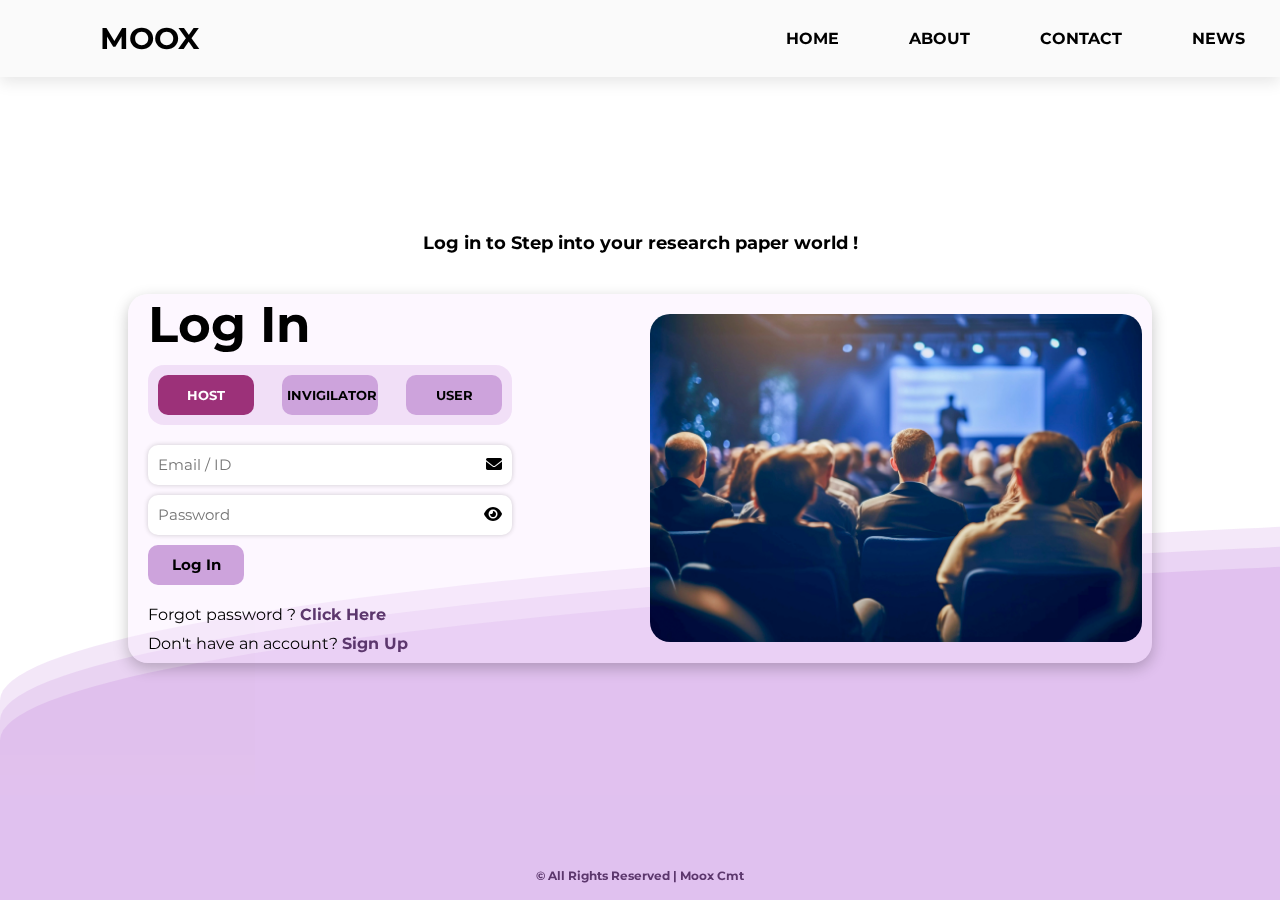
<file: html/login.html>
<!DOCTYPE html>
<html lang="en">
  <head>
    <meta charset="UTF-8" />
    <meta name="viewport" content="width=device-width, initial-scale=1.0" />
    <link rel="stylesheet" href="/css/login.css" />
    <link rel="stylesheet" href="/css/navbar.css">
    <link
      rel="stylesheet"
      href="https://cdnjs.cloudflare.com/ajax/libs/font-awesome/6.0.0/css/all.min.css"
    />
    <link rel="stylesheet" href="/css/bg.css" />
    <link rel="stylesheet" href="/css/loader.css">
    <script src="/script/shivam.js" async></script>
    <title>Sign-In | Moox CMT</title>
  </head>
  <body>
    <div class="bg">
      <div class="wave"></div>
      <div class="wave"></div>
      <div class="wave"></div>
    </div>
    <div class="navbar" id="nav">
      <a class="company-name" href="/html/user_home.html">MOOX</a>
      <div class="nav-links" id="navLinks">
        <a href="#">HOME</a>
        <a href="#about">ABOUT</a>
        <a href="#contact">CONTACT</a>
        <a href="#news">NEWS</a>
      </div>
    </div>
    <div class="copyright">&copy; All Rights Reserved | Moox Cmt</div>

    <div class="flip-card">
<div class="flip-card-inner">
    <div class="login-wrapper flip-card-front" id="login">
      <div class="text">
        Log in to Step into your research paper world !
      </div>
      <div class="main">
        <div class="login-container">
          <div class="header">
            <h1>Log In</h1>
          </div>
          <div class="login-option">
            <div class="option-container">
              <button id="host-login" class="button-active">HOST</button>
              <button id="inv-login">INVIGILATOR</button>
              <button id="user-login">USER</button>
            </div>
          </div>
          <div class="login-body">
            <form action="/html/hosthome.html" method="GET">
              <div class="input-group">
                <input
                  type="email"
                  id="email"
                  name="email"

                  placeholder="Email / ID"
                />
                <span class="email-icon">
                  <i class="fas fa-envelope"></i>
                </span>
              </div>
              <div class="input-group">
                <input
                  type="password"
                  id="password"
                  name="password"

                  placeholder="Password"
                />
                <span class="eye-icon" onclick="tPVL()">
                  <i class="fas fa-eye"></i>
                </span>
              </div>
              <button type="submit" id="loginButton">Log In</button>

    <script type="text/javascript">
        document.getElementById("loginButton").addEventListener("click", redirectToHome);
    </script>
            </form>
          </div>
          <div class="main-footer">
            <p>Forgot password ? <span id="forgotPass">Click Here</span></p>
            <p>
              Don't have an account?
              <span id="loginTosignup" onclick="toSignup()">Sign Up</span>
            </p>
          </div>
        </div>
        <div class="login-img">
          <img src="/img/login.jpg" alt="" />
        </div>
      </div>
    </div>

    <div class="signup-wrapper flip-card-back" id="signup">
      <div class="text">
        New Here ? Sign up and join the community of top tier researchers !
      </div>
      <div class="main">
        <div class="signup-img">
          <img src="/img/singup.jpg" alt="" />
        </div>
          <div class="signup-container">
            <div class="header">
              <h1>Sign Up</h1>
            </div>
            <div class="signup-body">
              <form action="/html/hosthome.html" method="POST">
                <div class="input-group">
                  <input
                    type="text"
                    id="name"
                    name="name"
                    required
                    placeholder="Name"
                  />
                  <span class="name-icon">
                    <i class="fas fa-user"></i>
                  </span>
                </div>
                <div class="input-group">
                  <input
                    type="email"
                    id="signup-email"
                    name="email"
                    required
                    placeholder="Email"
                  />
                  <span class="email-icon">
                    <i class="fas fa-envelope"></i>
                  </span>
                </div>
                <div class="input-group">
                  <input
                    type="number"
                    id="number"
                    name="number"
                    required
                    placeholder="Phone"
                    oninput="validateMobile(this)"
                  />
                  <span class="email-icon">
                    <i class="fas fa-mobile"></i>
                  </span>
                </div>
                <div class="input-group">
                  <input
                    type="text"
                    id="address"
                    name="address"
                    required
                    placeholder="Address"
                  />
                  <span class="email-icon">
                    <i class="fas fa-home"></i>
                  </span>
                </div>
                <div class="input-group">
                  <input
                    type="text"
                    id="country"
                    name="country"
                    required
                    placeholder="Country"
                  />
                  <span class="email-icon">
                    <i class="fas fa-flag"></i>
                  </span>
                </div>
                <div class="input-group">
                  <input
                    type="password"
                    id="signup-password"
                    name="password"
                    required
                    placeholder="Password"
                  />
                  <span class="eye-icon-s" onclick="tPVS()">
                    <i class="fas fa-eye" id="eye-s"></i>
                  </span>
                </div>
                <div class="input-group">
                  <input
                    type="password"
                    id="re-password"
                    name="re-password"
                    required
                    placeholder="Confirm Password"
                  />
                  <span class="eye-icon-r" onclick="tPVR()">
                    <i class="fas fa-eye" id="eye-r"></i>
                  </span>
                </div>
                <button type="submit">Sign Up</button>
              </form>
            </div>
            <div class="main-footer">
              <p>
                Already have an account ? 
                <span id="signupTologin" onclick="toLogin()">Log in</span>
              </p>
            </div>
          </div>
        </div>
    </div>
    </div>
    </div>

    <div class="loader" id="loader">
      <div id="spinner-box">
        <svg viewBox="0 0 100 100">
          <defs>
            <filter id="shadow">
              <feDropShadow dx="0" dy="0" stdDeviation="1.5" 
                flood-color="#5c376d"/>
            </filter>
          </defs>
          <circle id="spinner" style="fill:transparent;stroke:#5c376d;stroke-width: 7px;stroke-linecap: round;filter:url(#shadow);" cx="50" cy="50" r="45"/>
      </svg>
      </div>
  </div>
  </body>
</html>
</file>
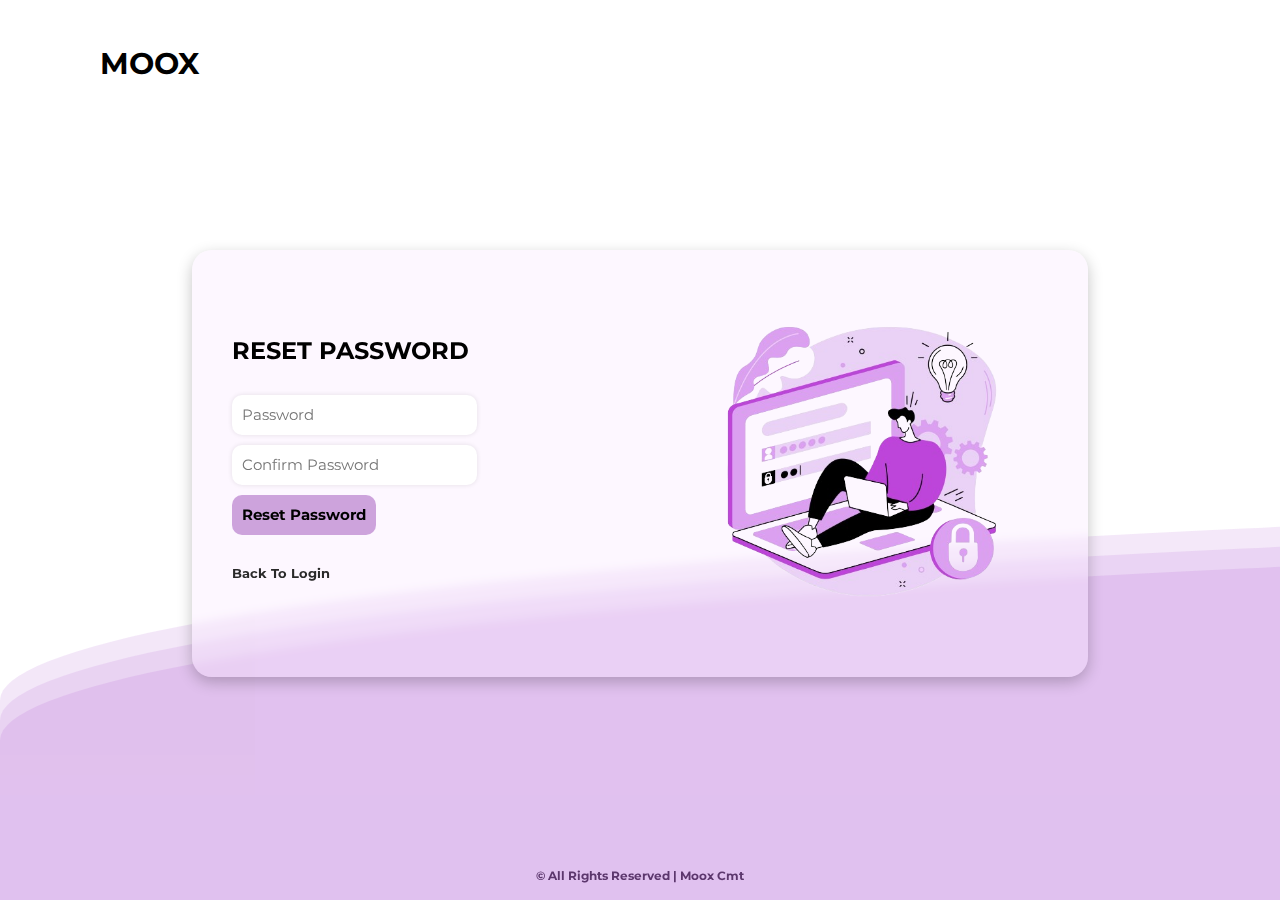
<file: html/resetpass.html>
<!DOCTYPE html>
<html>
  <head>
    <meta charset="UFT-8" />
    <meta name="viewport" content="width=device-width, initial-scale=1.0" />
    <title>Reset Password | MOOX</title>
    <link rel="stylesheet" href="/css/shivam_reset.css" />
    <link rel="stylesheet" href="/css/bg.css" />

    <script type="text/javascript" async>
    function validatePasswords() {
      var passwordField = document.getElementById("signup-password");
      var repasswordField = document.getElementById("signup-repassword");
      var msg = document.getElementById("msg");

      // Regular expressions for password validation
      var minLengthRegex = /.{8,}/; // Minimum 8 characters
      var uppercaseRegex = /[A-Z]/; // At least one uppercase letter
      var lowercaseRegex = /[a-z]/; // At least one lowercase letter
      var digitRegex = /[0-9]/;     // At least one digit

      var password = passwordField.value;
      var repassword = repasswordField.value;

      if (!minLengthRegex.test(password)) {
        msg.innerText = "Password must be at least 8 characters long";
        msg.className = "msg";
        msg.style.display = "block";
        return false;
      } else if (!uppercaseRegex.test(password)) {
        msg.innerText = "Password must contain at least one uppercase letter";
        msg.className = "msg";
        msg.style.display = "block";
        return false;
      } else if (!lowercaseRegex.test(password)) {
        msg.innerText = "Password must contain at least one lowercase letter";
        msg.className = "msg";
        msg.style.display = "block";
        return false;
      } else if (!digitRegex.test(password)) {
        msg.innerText = "Password must contain at least one digit";
        msg.className = "msg";
        msg.style.display = "block";
        return false;
      } else if (password !== repassword) {
        msg.innerText = "Passwords do not match";
        msg.className = "msg";
        msg.style.display = "block";
        return false;
      } else {
        msg.innerText = "Passwords meet the criteria";
        msg.className = "msg success";
        msg.style.display = "block";
        return true;
      }
    }

    function hideErrorMessage() {
      document.getElementById("msg").style.display = "none";
    }
    </script>
  </head>
  <body>
    <div class="bg">
      <div class="wave"></div>
      <div class="wave"></div>
      <div class="wave"></div>
    </div>
    <div class="navbar" id="nav">
      <a class="company-name" href="/html/user_home.html">MOOX</a>
    </div>
    <div class="copyright">&copy; All Rights Reserved | Moox Cmt</div>
    <div class="wrapper">
      <div class="container">
        <div class="content">
          <div class="formBox">
            <h2>RESET PASSWORD</h2>
            <form method="post" onsubmit="return validatePasswords()">
                <input type="password" id="signup-password" placeholder="Password" oninput="hideErrorMessage()" />
                <input type="password" id="signup-repassword" placeholder="Confirm Password" oninput="hideErrorMessage()" />
                <div class="msg" id="msg" style="display: none"></div>
                <button type="submit" id="resetBtn">Reset Password</button>
                <p><a href="/html/shivam_login.html">Back To Login</a></p>
              </form>
          </div>
        </div>
        <div class="imgBox">
          <img src="/img/reset.png" />
        </div>
      </div>
    </div>
  </body>
</html>
</file>
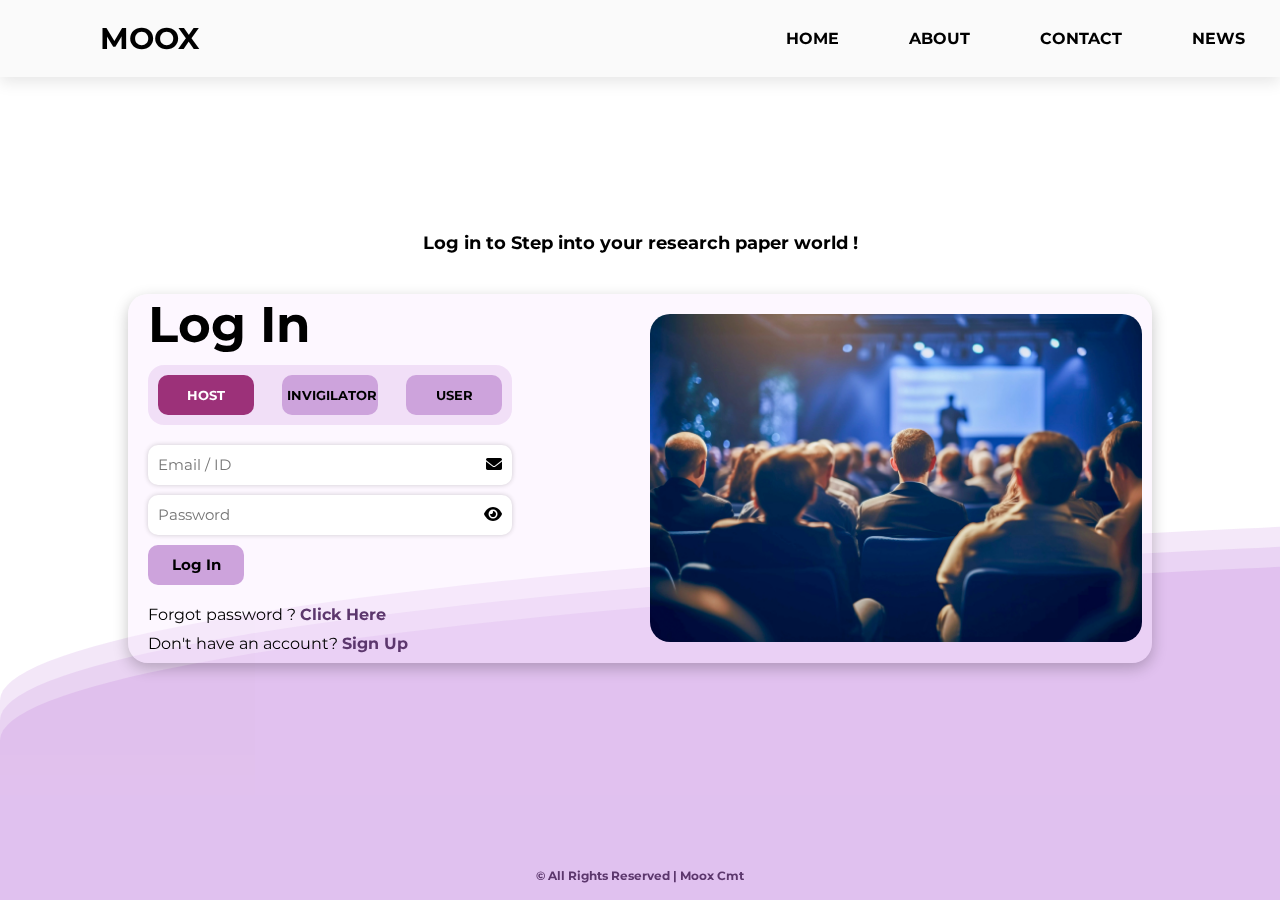
<file: html/shivam_login.html>
<!DOCTYPE html>
<html lang="en">
  <head>
    <meta charset="UTF-8" />
    <meta name="viewport" content="width=device-width, initial-scale=1.0" />
    <link rel="stylesheet" href="/css/shivam_login.css" />
    <link rel="stylesheet" href="/css/navbar.css">
    <link
      rel="stylesheet"
      href="https://cdnjs.cloudflare.com/ajax/libs/font-awesome/6.0.0/css/all.min.css"
    />
    <link rel="stylesheet" href="/css/bg.css" />
    <link rel="stylesheet" href="/css/loader.css">
    <script src="/script/shivam.js" async></script>
    <title>Sign-In | Moox CMT</title>
  </head>
  <body>
    <div class="bg">
      <div class="wave"></div>
      <div class="wave"></div>
      <div class="wave"></div>
    </div>
    <div class="navbar" id="nav">
      <a class="company-name" href="/html/user_home.html">MOOX</a>
      <div class="nav-links" id="navLinks">
        <a href="#">HOME</a>
        <a href="#about">ABOUT</a>
        <a href="#contact">CONTACT</a>
        <a href="#news">NEWS</a>
      </div>
    </div>
    <div class="copyright">&copy; All Rights Reserved | Moox Cmt</div>

    <div class="flip-card">
<div class="flip-card-inner">
    <div class="login-wrapper flip-card-front" id="login">
      <div class="text">
        Log in to Step into your research paper world !
      </div>
      <div class="main">
        <div class="login-container">
          <div class="header">
            <h1>Log In</h1>
          </div>
          <div class="login-option">
            <div class="option-container">
              <button id="host-login" class="button-active">HOST</button>
              <button id="inv-login">INVIGILATOR</button>
              <button id="user-login">USER</button>
            </div>
          </div>
          <div class="login-body">
            <form action="/html/user_home.html" method="POST">
              <div class="input-group">
                <input
                  type="email"
                  id="email"
                  name="email"
                  required
                  placeholder="Email / ID"
                />
                <span class="email-icon">
                  <i class="fas fa-envelope"></i>
                </span>
              </div>
              <div class="input-group">
                <input
                  type="password"
                  id="password"
                  name="password"
                  required
                  placeholder="Password"
                />
                <span class="eye-icon" onclick="tPVL()">
                  <i class="fas fa-eye"></i>
                </span>
              </div>
              <button type="submit">Log In</button>
            </form>
          </div>
          <div class="main-footer">
            <p>Forgot password ? <span id="forgotPass">Click Here</span></p>
            <p>
              Don't have an account?
              <span id="loginTosignup" onclick="toSignup()">Sign Up</span>
            </p>
          </div>
        </div>
        <div class="login-img">
          <img src="/img/login.jpg" alt="" />
        </div>
      </div>
    </div>

    <div class="signup-wrapper flip-card-back" id="signup">
      <div class="text">
        New Here ? Sign up and join the community of top tier researchers !
      </div>
      <div class="main">
        <div class="signup-img">
          <img src="/img/singup.jpg" alt="" />
        </div>
          <div class="signup-container">
            <div class="header">
              <h1>Sign Up</h1>
            </div>
            <div class="signup-body">
              <form action="/html/user_home.html" method="POST">
                <div class="input-group">
                  <input
                    type="text"
                    id="name"
                    name="name"
                    required
                    placeholder="Name"
                  />
                  <span class="name-icon">
                    <i class="fas fa-user"></i>
                  </span>
                </div>
                <div class="input-group">
                  <input
                    type="email"
                    id="signup-email"
                    name="email"
                    required
                    placeholder="Email"
                  />
                  <span class="email-icon">
                    <i class="fas fa-envelope"></i>
                  </span>
                </div>
                <div class="input-group">
                  <input
                    type="number"
                    id="number"
                    name="number"
                    required
                    placeholder="Phone"
                    oninput="validateMobile(this)"
                  />
                  <span class="email-icon">
                    <i class="fas fa-mobile"></i>
                  </span>
                </div>
                <div class="input-group">
                  <input
                    type="text"
                    id="address"
                    name="address"
                    required
                    placeholder="Address"
                  />
                  <span class="email-icon">
                    <i class="fas fa-home"></i>
                  </span>
                </div>
                <div class="input-group">
                  <input
                    type="text"
                    id="country"
                    name="country"
                    required
                    placeholder="Country"
                  />
                  <span class="email-icon">
                    <i class="fas fa-flag"></i>
                  </span>
                </div>
                <div class="input-group">
                  <input
                    type="password"
                    id="signup-password"
                    name="password"
                    required
                    placeholder="Password"
                  />
                  <span class="eye-icon-s" onclick="tPVS()">
                    <i class="fas fa-eye" id="eye-s"></i>
                  </span>
                </div>
                <div class="input-group">
                  <input
                    type="password"
                    id="re-password"
                    name="re-password"
                    required
                    placeholder="Confirm Password"
                  />
                  <span class="eye-icon-r" onclick="tPVR()">
                    <i class="fas fa-eye" id="eye-r"></i>
                  </span>
                </div>
                <button type="submit">Sign Up</button>
              </form>
            </div>
            <div class="main-footer">
              <p>
                Already have an account ? 
                <span id="signupTologin" onclick="toLogin()">Log in</span>
              </p>
            </div>
          </div>
        </div>
    </div>
    </div>
    </div>

    <div class="loader" id="loader">
      <div id="spinner-box">
        <svg viewBox="0 0 100 100">
          <defs>
            <filter id="shadow">
              <feDropShadow dx="0" dy="0" stdDeviation="1.5" 
                flood-color="#5c376d"/>
            </filter>
          </defs>
          <circle id="spinner" style="fill:transparent;stroke:#5c376d;stroke-width: 7px;stroke-linecap: round;filter:url(#shadow);" cx="50" cy="50" r="45"/>
      </svg>
      </div>
  </div>
  </body>
</html>
</file>
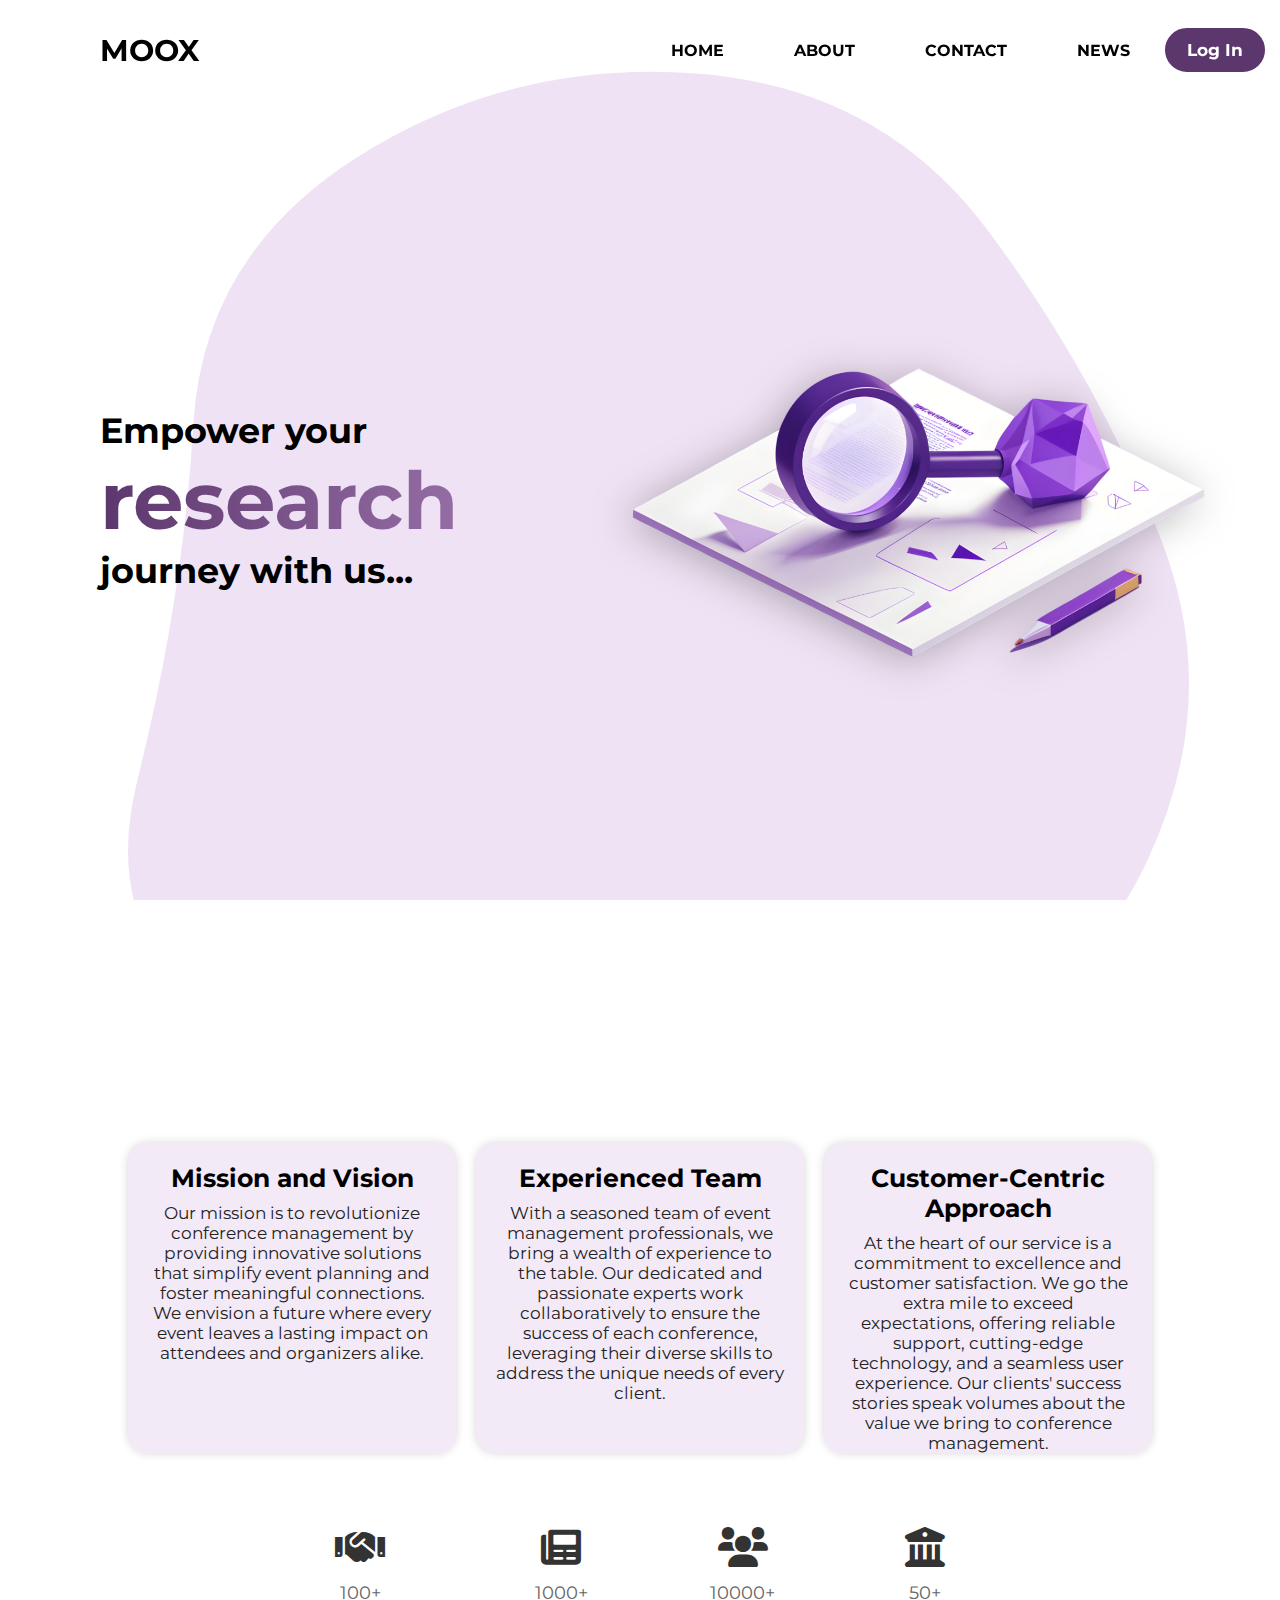
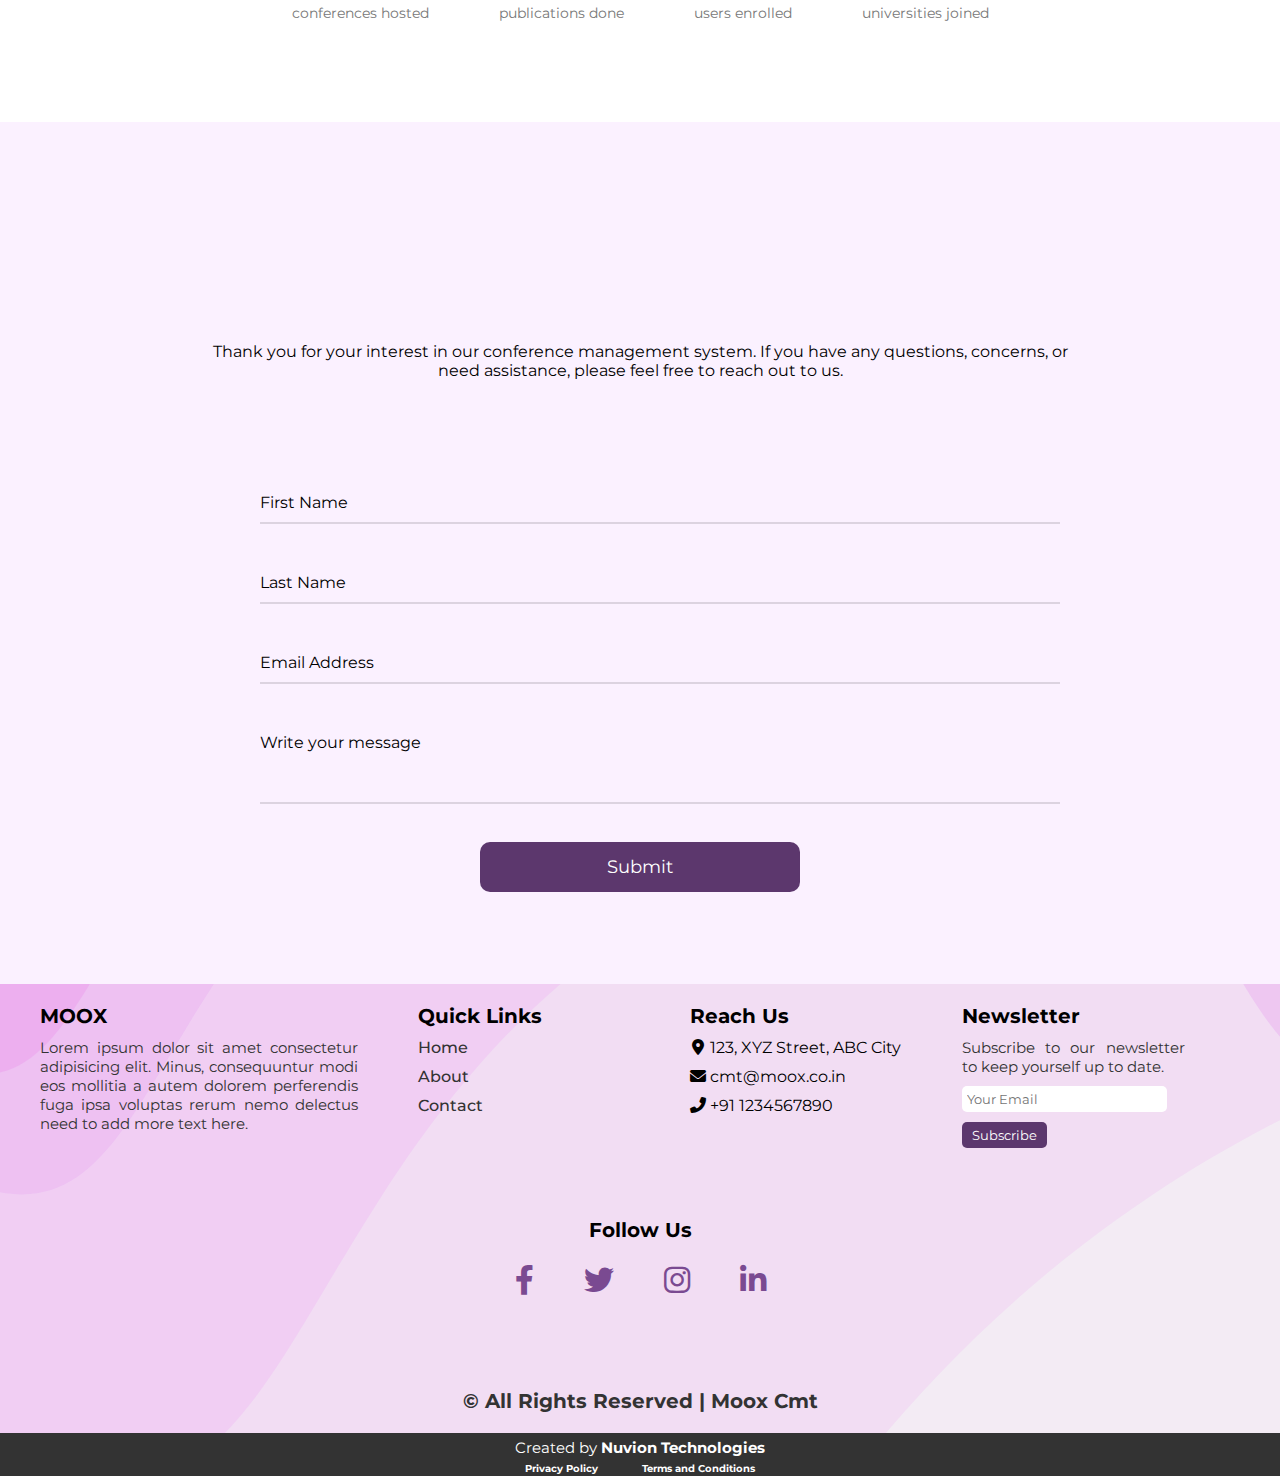
<file: html/user_home.html>
<!DOCTYPE html>
<html lang="en">
  <head>
    <meta charset="UTF-8" />
    <meta name="viewport" content="width=device-width, initial-scale=1.0" />
    <title>MOOX CMT</title>
    <link rel="stylesheet" href="/css/user_home.css" />
    <script src="https://cdn.lordicon.com/lordicon.js" async></script>
    <link
      rel="stylesheet"
      href="https://cdnjs.cloudflare.com/ajax/libs/font-awesome/6.0.0/css/all.min.css"
    />
    <link rel="stylesheet" href="/css/loader.css">
    <script src="/script/script.js" async></script>
  </head>
  <body>
    <div class="pc" style="width: 100%; max-width: 480px">
      <svg
        id="10015.io"
        viewBox="0 0 480 480"
        xmlns="http://www.w3.org/2000/svg"
        xmlns:xlink="http://www.w3.org/1999/xlink"
        style="width: 100%; height: auto"
      >
        <path
          fill="#cda3dc50"
          d="M437.5,303.5Q415,367,354.5,387Q294,407,237.5,414.5Q181,422,114,401Q47,380,57.5,310Q68,240,65.5,176Q63,112,117,70Q171,28,240.5,26.5Q310,25,355,74.5Q400,124,430,182Q460,240,437.5,303.5"
        >
          <animateTransform
            attributeName="transform"
            attributeType="XML"
            type="rotate"
            dur="50s"
            from="0 240 240"
            to="360 240 240"
            repeatCount="indefinite"
          />
        </path>
      </svg>
    </div>

    <div class="navbar" id="nav">
      <a class="company-name" href="/html/user_home.html">MOOX</a>
      <div class="nav-links" id="navLinks">
        <a href="#">HOME</a>
        <a href="#about">ABOUT</a>
        <a href="#contact">CONTACT</a>
        <a href="#news">NEWS</a>

        <!-- LOGIN BUTTON -->
        <button id="login" class="login">Log In</button>

        <!-- BELOW ACCOUNT CODE IS FOR WHEN THE USER LOGIN AND AFTER SHOW THIS LOGO WITH USER IMAGE -->
        
        
          
          <!-- <div class="account">
          <a href="#"><img src="/img/account.png" alt=""></a>
        </div>  -->
      
     


      </div>
    </div>

    <div class="main">
      <div class="hero">
        <h1>
          Empower your <span class="research">research</span> journey with us...
        </h1>
      </div>
      <div class="hero-img">
        <img src="/img/graphics.png" alt="" id="tilt" />
      </div>
    </div>

    <div class="about" id="about">
      <div class="head" id="about_head">
        <h3>ABOUT US</h3>
      </div>
      <div class="card-container">
        <div class="card">
          <h2>Mission and Vision</h2>
          <p>
            Our mission is to revolutionize conference management by providing
            innovative solutions that simplify event planning and foster
            meaningful connections. We envision a future where every event
            leaves a lasting impact on attendees and organizers alike.
          </p>
        </div>
        <div class="card">
          <h2>Experienced Team</h2>
          <p>
            With a seasoned team of event management professionals, we bring a
            wealth of experience to the table. Our dedicated and passionate
            experts work collaboratively to ensure the success of each
            conference, leveraging their diverse skills to address the unique
            needs of every client.
          </p>
        </div>
        <div class="card">
          <h2>Customer-Centric Approach</h2>
          <p>
            At the heart of our service is a commitment to excellence and
            customer satisfaction. We go the extra mile to exceed expectations,
            offering reliable support, cutting-edge technology, and a seamless
            user experience. Our clients' success stories speak volumes about
            the value we bring to conference management.
          </p>
        </div>
      </div>
      <div class="achievements">
        <div class="section">
          <div class="icon" alt="icon"><i class="fas fa-handshake"></i></div>
          <div class="desc">
            100+
            <p>conferences hosted</p>
          </div>
        </div>
        <div class="section">
          <div class="icon" alt="icon"><i class="fas fa-newspaper"></i></div>
          <div class="desc">
            1000+
            <p>publications done</p>
          </div>
        </div>
        <div class="section">
          <div class="icon" alt="icon"><i class="fas fa-users"></i></div>
          <div class="desc">
            10000+
            <p>users enrolled</p>
          </div>
        </div>
        <div class="section">
          <div class="icon" alt="icon"><i class="fas fa-university"></i></div>
          <div class="desc">
            50+
            <p>universities joined</p>
          </div>
        </div>
      </div>
    </div>

    <div class="contact" id="contact">
      <div class="head" id="contact_head">
        <script src="https://cdn.lordicon.com/lordicon.js"></script>
        <h3>
          <lord-icon
            src="https://cdn.lordicon.com/ebjjjrhp.json"
            trigger="loop"
            stroke="bold"
            state="hover-click"
            colors="primary:#5c376d,secondary:#cda3dc"
            style="width: 50px; height: 50px"
          >
          </lord-icon
          >CONTACT US
        </h3>
      </div>
      <div class="desc">
        Thank you for your interest in our conference management system. If you
        have any questions, concerns, or need assistance, please feel free to
        reach out to us.
      </div>
      <div class="box">
        <div class="form-box">
          <form action="#">
            <div class="form-row">
              <div class="input-data">
                <input type="text" required />
                <label for="">First Name</label>
              </div>
              <div class="input-data">
                <input type="text" required />
                <label for="">Last Name</label>
              </div>
              <div class="input-data">
                <input type="text" required />
                <label for="">Email Address</label>
              </div>
              <div class="input-data textarea">
                <textarea rows="3w" cols="80" required></textarea>
                <br />
                <label for="">Write your message</label>
              </div>
              <div class="submit-btn">
                <button>Submit</button>
              </div>
            </div>
          </form>
        </div>
      </div>
    </div>

    <footer>
        <div class="mainbox1">
          <div class="box">
            <div class="head">MOOX</div>
            <div class="f-desc">
              Lorem ipsum dolor sit amet consectetur adipisicing elit. Minus,
              consequuntur modi eos mollitia a autem dolorem perferendis fuga
              ipsa voluptas rerum nemo delectus need to add more text here.
            </div>
          </div>
          <div class="box">
            <h3 class="head">Quick Links</h3>
            <div class="links">
              <a href="#">Home</a>
              <a href="#about">About</a>
              <a href="#contact">Contact</a>
            </div>
          </div>
          <div class="box">
            <div class="head">Reach Us</div>
            <div class="address">
              <p>
                <i class="fas fa-map-marker-alt"></i>123, XYZ Street, ABC City
              </p>
              <p><i class="fas fa-envelope"></i>cmt@moox.co.in</p>
              <p><i class="fas fa-phone-alt"></i>+91 1234567890</p>
            </div>
          </div>
          <div class="box">
            <div class="head">Newsletter</div>
            <div class="n-desc">
              Subscribe to our newsletter to keep yourself up to date.
            </div>
            <div class="sub">
              <input
                type="email"
                name="email"
                id="email"
                placeholder="Your Email"
              />
              <button>Subscribe</button>
            </div>
          </div>
        </div>
        <div class="mainbox2">
          <div class="head">Follow Us</div>
          <div class="social">
            <a href="#"><i class="fab fa-facebook-f"></i></a>
            <a href="#"><i class="fab fa-twitter"></i></a>
            <a href="#"><i class="fab fa-instagram"></i></a>
            <a href="#"><i class="fab fa-linkedin-in"></i></a>
          </div>
        </div>
        <div class="madeby">
          <div class="copyright">&copy; All Rights Reserved | Moox Cmt</div>
          <div class="end">
            <div class="nt">Created by <a href="https://nuviontech.com" target="_blank">Nuvion Technologies</a></div>
            <div class="privacypolicy">
              <a href="#pp">Privacy Policy</a>
              <a href="#pp">Terms and Conditions</a>
            </div>
          </div>
        </div>
    </footer>

<div class="loader" id="loader">
    <div id="spinner-box">
      <svg viewBox="0 0 100 100">
        <defs>
          <filter id="shadow">
            <feDropShadow dx="0" dy="0" stdDeviation="1.5" 
              flood-color="#5c376d"/>
          </filter>
        </defs>
        <circle id="spinner" style="fill:transparent;stroke:#5c376d;stroke-width: 7px;stroke-linecap: round;filter:url(#shadow);" cx="50" cy="50" r="45"/>
    </svg>
    </div>
</div>
  </body>

</html>
</file>
<file: css/user_home.css>
@import url(https://fonts.googleapis.com/css?family=Montserrat:100,200,300,regular,500,600,700,800,900,100italic,200italic,300italic,italic,500italic,600italic,700italic,800italic,900italic);
:root {
  --text: #000000;
  --background: #f2f2f2;
  --primary: #5c376d;
  --secondary: #cda3dc;
  --accent: #9c3179;
}
* {
  margin: 0;
  padding: 0;
  font-family: "Montserrat", sans-serif;
}
::-webkit-scrollbar {
  width: 10px;
}
::-webkit-scrollbar-thumb {
  background-color: #cda3dc;
  border-radius: 10px;
}
input[type="number"]::-webkit-inner-spin-button,
input[type="number"]::-webkit-outer-spin-button {
  -webkit-appearance: none;
  margin: 0;
}
body {
  font-family: "Montserrat", sans-serif;
  min-height: 100vh;
  overflow-x: hidden;
  cursor: url(/img/custom_cursor.png), pointer;
}
.pc {
  width: 50%;
  height: 50%;
  z-index: -100;
  overflow-x: hidden;
}
.pc svg {
  position: absolute;
  top: 0;
  left: 0;
  z-index: -100;
  /* transform: translate(-50%,-50%); */
}
.bg {
  display: none;
  overflow: hidden;
}
.scrolled {
  backdrop-filter: blur(3px);
  background-color: #ffffff !important;
  box-shadow: 0px 0px 10px rgba(0, 0, 0, 0.3) !important;
  .company-name,
  .nav-links a,
  .logo {
    color: black;
  }
}

/* NAVIGATION BAR  */

.navbar {
  background: transparent;
  position: fixed;
  top: 0;
  width: 100vw;
  height: 100px;
  display: flex;
  justify-content: space-between;
  align-items: center;
  z-index: 10;
  transition: all 0.3s ease;
  animation: fadeIn 1s ease-in-out;
}
.nav-links {
  display: flex;
  flex-direction: row;
  justify-content: space-around;
  align-items: center;
}
.nav-links a {
  color: black;
  text-decoration: none;
  margin: 0 15px;
  padding: 20px;
  transition: all ease 0.3s;
  font-weight: 700;
}
.nav-links a:hover,
.logo:hover {
  color: var(--primary);
  filter: brightness(150%);
  cursor: pointer;
}

.company-name {
  color: black;
  padding: 20px;
  font-size: clamp(25px, 4vw, 30px);
  font-weight: 700;
  padding-left: 100px;
  text-decoration: none;
}
.nav-links button {
  padding: 10px 20px;
  border-radius: 25px;
  border: 2px solid var(--primary);
  font-weight: 700;
  font-size: 17px;
  margin-right: 15px;
  transition: all 0.3s ease;
}
.login {
  background-color: var(--primary);
  color: white;
}
.login:hover {
  filter: brightness(150%);
  cursor: pointer;
}
.account{
  width: 60px;
  height: 60px;
  border-radius: 50px;
  margin-right: 70px;
}
.account img{
  width: 100%;
  height: 100%;
}

/* MAIN PAGE  */

.main {
  width: 100%;
  display: flex;
  align-items: center;
  justify-content: center;
  flex-direction: row;
  height: 100vh;
  animation: fadeIn 1s ease-in-out;
}
.main .hero {
  width: 40%;
  padding-left: 100px;
}
.hero h1 {
  font-size: 35px;
  margin-top: 100px;
}
.hero span {
  font-size: 80px;
  background: linear-gradient(to right, var(--primary), var(--secondary));
  background-clip: text;
  color: transparent;
  background-size: 200% auto;
  animation: gradientAnimation 4s infinite linear;
}
svg {
  z-index: 100;
}

@keyframes gradientAnimation {
  to {
    background-position: 200% center;
  }
}
.main .hero-img {
  width: 60%;
  display: flex;
  align-items: end;
  justify-content: flex-end;
  flex-wrap: wrap;
}
.main img {
  width: 100%;
  margin-top: 100px;
  filter: drop-shadow(-5px 5px 20px rgba(0, 0, 0, 0.265));
}

/* TILT ANIMATION  */
#tilt {
  transition: box-shadow 0.1s, transform 0.1s;
  background-size: 100%;
  background-repeat: no-repeat;
}

/* ABOUT US  */

.about {
  display: flex;
  align-items: center;
  justify-content: center;
  flex-direction: column;
  background-color: #fff;
  padding-top: 100px;
  width: 100%;
}
.about .head,
.contact .head {
  height: 20%;
  transform: translateY(100px);
  transition: all 0.4s ease;
  opacity: 0;
  h3 {
    display: flex;
    align-items: center;
    justify-content: center;
    flex-direction: row;
    gap: 20px;
    font-size: clamp(25px, 4vw, 35px);
    font-weight: 700;
  }
}
.about .card-container {
  display: flex;
  align-items: center;
  justify-content: center;
  flex-direction: row;
  gap: 20px;
  width: 80%;
  margin-top: 100px;
}
.about .card {
  display: flex;
  align-items: center;
  justify-content: flex-start;
  flex-direction: column;
  margin-bottom: 70px;
  width: 30%;
  height: 270px;
  padding: 20px;
  border-radius: 20px;
  box-shadow: 0 0 10px rgba(0, 0, 0, 0.169);
  background: linear-gradient(
    180deg,
    rgba(145, 59, 187, 0.11) 50%,
    rgba(161, 66, 208, 0.418) 50%
  );
  background-size: 200% 200%;
  transition: all 0.3s ease;
}
.about .card:hover {
  background-position: 100% 100%;
  scale: 1.08;
  cursor: pointer;
}
.card h2 {
  font-size: clamp(20px, 4vw, 25px);
  font-weight: 700;
  margin-bottom: 10px;
  text-align: center;
}
.card p {
  font-size: clamp(14px, 4vw, 17px);
  color: #222;
  text-align: center;
}

/* background: linear-gradient(
    180deg,
    rgba(120, 49, 156, 0.11) 50%,
    rgba(120, 49, 156, 0.4178265056022409) 50%
  );
  background-size: 200% 200%; */
/* Add animations to achievements section */
@keyframes fadeIn {
  0% {
    opacity: 0;
    transform: translateY(20px);
  }
  100% {
    opacity: 1;
    transform: translateY(0);
  }
}

.achievements {
  display: flex;
  justify-content: center;
  align-items: center;
  margin-bottom: 100px;
  gap: 30px;
}

.achievements .section {
  display: flex;
  flex-direction: column;
  align-items: center;
  margin: 0 20px;
}

.achievements .icon {
  font-size: 40px;
  color: #333;
  margin-bottom: 10px;
}

.achievements .desc {
  text-align: center;
  font-size: 18px;
  color: #666;
}

.achievements .desc p {
  font-size: 14px;
  color: #777;
}

@media only screen and (max-width: 768px) {
  body {
    overflow-x: hidden !important;
  }
  .nav-links a {
    display: none;
  }
  .company-name {
    padding-left: 20px;
  }
  .pc {
    display: none;
  }
  .bg {
    display: inherit;
    overflow: hidden;
    width: 100%;
    height: 100%;
  }
  .bg svg {
    overflow-x: hidden;
    position: absolute;
    margin-top: -100px;
    margin-left: -500px;
    z-index: -100;
  }
  .main {
    flex-direction: column;
    flex-direction: column-reverse;
  }
  .main {
    .hero {
      width: 100%;
      padding: 0;
      text-align: left;

      h1 {
        margin-left: 20px;
      }
    }
    .hero-img {
      width: 100%;
      img {
        margin-top: 0;
        width: 100%;
      }
    }
  }

  .about .card-container {
    flex-direction: column;
  }
  .about .card {
    width: 80%;
    justify-content: center;
    height: auto;
  }
  .achievements {
    flex-direction: column;
    gap: 50px;
    margin-top: 30px;
  }
  .contact {
    padding-top: 50px !important;
  }
  .contact .desc {
    width: 90%;
  }
  .head h3{
    font-size: 30px;
    gap: 10px;
  }
  lord-icon {
    width: 50px !important;
    height: 50px !important; 
  }
  .form-box .text{
    font-size: 30px;
  }
  .form-box form{
    padding: 10px 0 0 0;
  }
  .form-box form .form-row{
    display: block;
    flex-direction: column;
    margin-bottom: 0;
  }
  form .form-row .input-data{
    margin: 35px 0!important;
  }
  .submit-btn .input-data{
    width: 40%!important;
  }
  footer .mainbox1{
    flex-direction: column !important;
  }
  footer .box{
    width: 100% !important;
    margin-left: auto !important;
    margin-top: 20px !important;
  }
  footer .head{
    padding-left: 20px !important;
  }
  .f-desc,.address,.n-desc,.links,.sub{
    width: 90% !important;
    padding-left: 20px !important;
  }
}

.contact {
  display: flex;
  align-items: center;
  justify-content: flex-start;
  height: auto;
  padding-top: 120px;
  flex-direction: column;
  background-color: #fbf1ff;
}
.contact .desc{
  width: 70%;
  text-align: center;
  margin: 50px 0;
  
}
.contact .box{
  display: flex;
  align-items: center;
  justify-content: space-evenly;
  flex-direction: row;
  width: 100%;
}
.box .mail-img{
  padding-right: 100px;
}

.form-box{
  max-width: 800px;
  width: 800px;
  padding: 0px 40px 10px 40px;
  margin-bottom: 50px;
}
.form-box form{
  padding: 0;

}
.form-box form .form-row{
  display: flex;
  margin: 32px 0;
  flex-direction: column;
}
form .form-row .input-data{
  width: 100%;
  height: 40px;
  margin: 20px;
  position: relative;
}
form .form-row .textarea{
  height: 70px;
}
.input-data input,
.textarea textarea{
  display: block;
  outline: none;
  background-color: #fbf1ff;
  width: 100%;
  height: 100%;
  border: none;
  font-weight: bold;
  font-size: 17px;
  border-bottom: 2px solid rgba(0,0,0, 0.12);
  transition: all 0.3s ease;
}
.input-data input:focus ~ label, .textarea textarea:focus ~ label,
.input-data input:valid ~ label, .textarea textarea:valid ~ label{
  transform: translateY(-24px);
  font-size: 14px;
  color: var(--accent);
}
.input-data input:focus, .textarea textarea:focus,
.input-data input:valid, .textarea textarea:valid{
  border-bottom: var(--accent) 1px solid !important;
}
.textarea textarea{
  resize: none;
  padding-top: 10px;
  background-color: #fbf1ff;
}
.input-data label{
  position: absolute;
  pointer-events: none;
  bottom: 10px;
  font-size: 16px;
  background-color: #fbf1ff;
  transition: all 0.3s ease;
}
.textarea label{
  width: 100%;
  bottom: 40px;
  background-color: #fbf1ff;
}

.submit-btn{
  display: flex;
  align-items: center;
  justify-content: center;
}
.submit-btn button{
  width: 40%;
  height: 50px;
  border-radius: 10px;
  background: var(--primary);
  color: #fff;
  border: none;
  cursor: pointer;
  font-size: 18px;
  transition: all 0.3s ease;
  margin-top: 30px;
}
.submit-btn button:hover{
  filter: brightness(120%);
}




/* FOOTER  */

footer {
  /* background-color: #ededed; */
  background: url(/img/Fluid-100s-3000px.svg) no-repeat;
background-position: 100% 100%;
  text-align: center;

  /* margin-top: 100px; */
  width: 100%;
  height: auto;
  display: flex;
  align-items: center;
  justify-content: center;
  flex-direction: column;
}
.footer-box{
  padding: 10px 10px 0px 10px ;
  width: 100%;
  height: 100%;
}
footer .mainbox1{
  display: flex;
  align-items: flex-start;
  justify-content: center;
  flex-direction: row;
  gap: 20px;
  margin-top: 20px;
  width: 100%;
}
.mainbox1 .box{
  display: flex;
  align-items: flex-start;
  justify-content: flex-start;
  flex-direction: column;
  width: 25%;
  gap: 10px;
  margin-left: 40px;
}
.mainbox1 .box:nth-child(1){
  width: 30%;
}
.mainbox1 .box:nth-child(2){
  width: 20%;
}
.mainbox1 .box:nth-child(3){
  width: 20%;
}
.mainbox1 .box:nth-child(4){
  width: 30%;
}
.box .head{
  font-size: 20px;
  font-weight: 700;
  text-align: left;
}
.box .f-desc{
  font-size: 15px;
  color: #333;
  text-align: justify;
  /* width: 70%; */
}
.box .links{
  display: flex;
  align-items: flex-start;
  justify-content: center;
  flex-direction: column;
  gap: 10px;
  margin-right: 50px;
}
.links a{
  text-decoration: none;
  color: #333;
  font-weight: 500;
  transition: all 0.3s ease;
}
.links a:hover{
  color: var(--accent);
}
.box .address{
  display: flex;
  align-items: flex-start;
  justify-content: center;
  flex-direction: column;
  gap: 10px;
}
.address p i{
  margin-right: 5px;
  width: 15px;
}

.box .n-desc{
  font-size: 15px;
  color: #333;
  text-align: justify;
  width: 70%;
}
.box .sub{
  display: flex;
  align-items: flex-start;
  justify-content: flex-start;
  flex-direction: column;
  gap: 10px;
}
.sub input{
  border: none;
  outline: none;
  padding: 5px 0px 5px 5px;
  width: 200px;
  border-radius: 5px;
}
.sub button{
  border: none;
  outline: none;
  padding: 5px 10px;
  border-radius: 5px;
  background: var(--primary);
  color: white;
  cursor: pointer;
  transition: all 0.3s ease;
}
.sub button:hover{
  filter: brightness(120%);
}

footer .mainbox2{
  display: flex;
  align-items: center;
  justify-content: center;
  flex-direction: column;
  gap: 20px;
  margin-top: 50px;
  padding: 20px 0;
  width: 100%;
}
.mainbox2 .head{
  font-size: 20px;
  font-weight: 700;
}
.mainbox2 .social{
  display: flex;
  align-items: center;
  justify-content: center;
  flex-direction: row;
  gap: 50px;
}
.social a{
  text-decoration: none;
  font-size: 30px;
  transition: all 0.3s ease;
  color: #7a4a91;
}
.social a:hover{
  color: var(--accent);
}

.madeby{
  margin-top: 50px;
  font-size: 15px;
  color: #333;
  text-align: center;
  width: 100%;
}
.madeby .copyright{
  color: #333;
  font-weight: 700;
  margin: 20px auto;
  font-size: 20px;
}
.madeby .end{
  background-color: #333;
  padding: 5px 0px 0px 0px;
}
.end .nt{
  color: white;
}
.end a{
  color: white;
  text-decoration: none;
  font-weight: 700;
  transition: all 0.3s ease;
}
.privacypolicy a{
  color: white;
  font-size: 10px;
  margin: 5px 20px;
}
</file>
<file: css/loader.css>
.loader{
    display: none;
    position: fixed;
    top: 0;
    left: 0;
    width: 100%;
    height: 100%;
    background: rgba(255, 255, 255, 0.376);
    backdrop-filter: blur(5px);
    z-index: 1000;
}
#spinner-box {
    position: absolute;
    top: 50%;
    left: 50%;
    transform: translate(-50%,-50%);
  }
  
  #spinner-box {
    width: 200px;
    height: 200px;
  }
  
  @keyframes animation {
    0% {
      stroke-dasharray: 1 98;
      stroke-dashoffset: -105;
    }
    50% {
      stroke-dasharray: 80 10;
      stroke-dashoffset: -160;
    }
    100% {
      stroke-dasharray: 1 98;
      stroke-dashoffset: -300;
    }
  }
  
  #spinner {
    transform-origin: center;
    animation-name: animation;
    animation-duration: 1.2s;
    animation-timing-function: cubic-bezier;
    animation-iteration-count: infinite;
  }
</file>
<file: css/createevent.css>
body{
    background: url(/img/bg3.png) no-repeat fixed;
}
.path {
    font-family: Arial, sans-serif;
    font-size: 14px;
    color: #3a3a3a;
    margin: 2em;
    padding: 2em;
  }
  
  .path a {
    color: #0182d9;
    font-weight: bold;
    text-decoration: none;
    margin: 0 5px;
  }
  
  .path a:hover {
    text-decoration: underline;
  }
  
  .path a::after {
    color: #999;
    margin: 0 5px;
  }
  
  .path a:last-child::after {
    content: "";
  }
  
  .path a:last-child {
    color: #000;
    cursor: default;
    pointer-events: none;
  }



/* RULES */
  
  .hero {
    background-color: #ffffff;
    padding: 20px;
    border-radius: 8px;
    box-shadow: 0 0 10px rgba(0, 0, 0, 0.1);
    max-width: 800px;
    margin: 20px auto;
  }
  
  .head-text {
    margin-bottom: 20px;
  }
  
  .heading {
    font-size: 24px;
    font-weight: bold;
    color: #5c376d;
    margin-bottom: 10px;
  }
  
  .sub-head {
    font-size: 16px;
    color: #000000;
  }
  
  .rules {
    background-color: #f2f2f2;
    padding: 15px;
    border-radius: 8px;
  }
  
  .rules ol {
    padding-left: 20px;
  }
  
  .rules li {
    margin-bottom: 10px;
    font-size: 14px;
    color: #333333;
  }
  
  .rules a {
    color: #9c3179;
    text-decoration: none;
  }
  
  .rules a:hover {
    text-decoration: underline;
  }
  
  @media (max-width: 600px) {
    .hero {
      padding: 15px;
    }
  
    .heading {
      font-size: 20px;
    }
  
    .sub-head {
      font-size: 14px;
    }
  
    .rules li {
      font-size: 12px;
    }
  }
  



/* FORM CSS */
.container {
    max-width: 600px;
    margin: 50px auto;
    padding: 20px;
    background-color: #ffffff;
    border-radius: 8px;
    box-shadow: 0 0 10px rgba(0, 0, 0, 0.1);
  }
  
  .container h1 {
    text-align: center;
    color: #5c376d;
  }
  
  .form-group {
    margin-bottom: 15px;
  }
  
  .form-group label {
    display: block;
    font-weight: bold;
    color: #000000;
    margin-bottom: 5px;
  }
  
  .form-group input,
  .form-group textarea {
    width: 100%;
    padding: 10px;
    border: 1px solid #cccccc;
    border-radius: 4px;
    box-sizing: border-box;
    transition: border-color 0.3s;
  }
  
  .form-group input:focus,
  .form-group textarea:focus {
    border-color: #5c376d;
  }
  
  .form-group input[type="file"] {
    padding: 5px;
  }
  
  button {
    width: 100%;
    padding: 10px;
    background-color: #9c3179;
    color: #ffffff;
    border: none;
    border-radius: 4px;
    cursor: pointer;
    font-size: 16px;
    transition: background-color 0.3s;
  }
  
  button:hover {
    background-color: #cda3dc;
  }
  
  .error-message {
    color: #ff0000;
    font-size: 12px;
    margin-top: 5px;
    display: none;
  }
  
  .error-border {
    border-color: #ff0000;
  }
  
  @media (max-width: 600px) {
    .container {
      margin: 20px;
      padding: 15px;
    }
  
    button {
      font-size: 14px;
    }
  }
</file>
<file: css/nav_footer.css>
@import url(https://fonts.googleapis.com/css?family=Montserrat:100,200,300,regular,500,600,700,800,900,100italic,200italic,300italic,italic,500italic,600italic,700italic,800italic,900italic);
:root {
  --text: #000000;
  --background: #f2f2f2;
  --primary: #5c376d;
  --secondary: #cda3dc;
  --accent: #9c3179;
}
* {
  margin: 0;
  padding: 0;
  font-family: "Montserrat", sans-serif;
}
::-webkit-scrollbar {
  width: 10px;
}
::-webkit-scrollbar-thumb {
  background-color: var(--secondary);
  border-radius: 10px;
}
input[type="number"]::-webkit-inner-spin-button,
input[type="number"]::-webkit-outer-spin-button {
  -webkit-appearance: none;
  margin: 0;
}
.navbar {
    background: rgb(92, 55, 109); /* Merged gradient background */
    background: linear-gradient(
      132deg,
      rgba(92, 55, 109, 1) 29%,
      rgba(255, 255, 255, 1) 29%
    );
    width: 100vw;
    height: auto;
    display: flex;
    justify-content: space-between;
    align-items: center;
    z-index: 10;
    transition: all 0.3s ease;
    animation: fadeIn 1s ease-in-out;
    box-shadow: 0 0px 15px rgba(0, 0, 0, 0.45); /* Stronger box-shadow */
    width: 100%;
  }
  
.nav-links {
  display: flex;
  flex-direction: row;
  justify-content: space-around;
  align-items: center;
}
.nav-links a {
  color: black;
  text-decoration: none;
  margin: 0 15px;
  padding: 20px;
  transition: all ease 0.3s;
  font-weight: 700;
}
.nav-links a:hover,
.logo:hover {
  color: var(--primary);
  filter: brightness(150%);
  cursor: pointer;
}
  .company-name {
    color: white;
    padding: 20px;
    font-size: clamp(25px, 4vw, 30px);
    font-weight: 700;
    padding-left: 100px;
    text-decoration: none;
  }
  .account {
    display: flex;
    align-items: center;
  }
  .account {
    position: relative;
    display: inline-block;
  }
  .account img {
    width: 60px;
    height: 60px;
    cursor: pointer;
  }
  .account a:hover {
    filter: none !important;
  }
  
  .dropdown {
    display: none;
    position: absolute;
    top: 50px;
    right: 0;
    background-color: white;
    box-shadow: 0 4px 8px rgba(0, 0, 0, 0.1);
    border-radius: 5px;
    overflow: hidden;
    opacity: 0;
    transition: opacity 0.3s ease-in-out;
    z-index: 1000;
  }
  
  .dropdown a {
    display: block;
    padding: 10px 20px;
    color: #333;
    text-decoration: none;
    transition: background-color 0.3s;
  }
  
  .account:hover .dropdown {
    display: block;
    opacity: 1;
  }
  
  @keyframes fadeIn {
    from {
      opacity: 0;
      transform: translateY(-10px);
    }
    to {
      opacity: 1;
      transform: translateY(0);
    }
  }
  
  .account:hover .dropdown {
    display: block;
    animation: fadeIn 0.3s forwards;
  }

@media only screen and (max-width:768px){
    body {
        overflow-x: hidden !important;
      }
      .nav-links .n-link {
        display: none;
      }
      .company-name {
        padding-left: 20px;
      }
    .account {
        display: block;
      }
      .account img{
        width: 50px;
        height: 50px;
        margin-right: 0;
      }
      .account a{
        padding: 0 !important;
      }
      .account .dropdown a{
        padding: 10px 20px !important; 
      }
}





/* FOOTER */
footer {
    /* background-color: #ededed; */
    background: url(/img/Fluid-100s-3000px.svg) no-repeat;
  background-position: 100% 100%;
    text-align: center;
  
    /* margin-top: 100px; */
    width: 100%;
    height: auto;
    display: flex;
    align-items: center;
    justify-content: center;
    flex-direction: column;
  }
  .footer-box{
    padding: 10px 10px 0px 10px ;
    width: 100%;
    height: 100%;
  }
  footer .mainbox1{
    display: flex;
    align-items: flex-start;
    justify-content: center;
    flex-direction: row;
    gap: 20px;
    margin-top: 20px;
    width: 100%;
  }
  .mainbox1 .box{
    display: flex;
    align-items: flex-start;
    justify-content: flex-start;
    flex-direction: column;
    width: 25%;
    gap: 10px;
    margin-left: 40px;
  }
  .mainbox1 .box:nth-child(1){
    width: 30%;
  }
  .mainbox1 .box:nth-child(2){
    width: 20%;
  }
  .mainbox1 .box:nth-child(3){
    width: 20%;
  }
  .mainbox1 .box:nth-child(4){
    width: 30%;
  }
  .box .head{
    font-size: 20px;
    font-weight: 700;
    text-align: left;
  }
  .box .f-desc{
    font-size: 15px;
    color: #333;
    text-align: justify;
    /* width: 70%; */
  }
  .box .links{
    display: flex;
    align-items: flex-start;
    justify-content: center;
    flex-direction: column;
    gap: 10px;
    margin-right: 50px;
  }
  .links a{
    text-decoration: none;
    color: #333;
    font-weight: 500;
    transition: all 0.3s ease;
  }
  .links a:hover{
    color: var(--accent);
  }
  .box .address{
    display: flex;
    align-items: flex-start;
    justify-content: center;
    flex-direction: column;
    gap: 10px;
  }
  .address p i{
    margin-right: 5px;
    width: 15px;
  }
  
  .box .n-desc{
    font-size: 15px;
    color: #333;
    text-align: justify;
    width: 70%;
  }
  .box .sub{
    display: flex;
    align-items: flex-start;
    justify-content: flex-start;
    flex-direction: column;
    gap: 10px;
  }
  .sub input{
    border: none;
    outline: none;
    padding: 5px 0px 5px 5px;
    width: 200px;
    border-radius: 5px;
  }
  .sub button{
    border: none;
    outline: none;
    padding: 5px 10px;
    border-radius: 5px;
    background: var(--primary);
    color: white;
    cursor: pointer;
    transition: all 0.3s ease;
  }
  .sub button:hover{
    filter: brightness(120%);
  }
  
  footer .mainbox2{
    display: flex;
    align-items: center;
    justify-content: center;
    flex-direction: column;
    gap: 20px;
    margin-top: 50px;
    padding: 20px 0;
    width: 100%;
  }
  .mainbox2 .head{
    font-size: 20px;
    font-weight: 700;
  }
  .mainbox2 .social{
    display: flex;
    align-items: center;
    justify-content: center;
    flex-direction: row;
    gap: 50px;
  }
  .social a{
    text-decoration: none;
    font-size: 30px;
    transition: all 0.3s ease;
    color: #7a4a91;
  }
  .social a:hover{
    color: var(--accent);
  }
  
  .madeby{
    margin-top: 50px;
    font-size: 15px;
    color: #333;
    text-align: center;
    width: 100%;
  }
  .madeby .copyright{
    color: #333;
    font-weight: 700;
    margin: 20px auto;
    font-size: 20px;
  }
  .madeby .end{
    display: flex;
    align-items: center;
    justify-content: space-between;
    padding: 1em;
    /* background-color: #333; */
  }
  .end a{
    color: black;
    text-decoration: none;
    font-weight: 700;
    transition: all 0.3s ease;
  }
  .privacypolicy a{
    font-size: 10px;
    margin: 5px 20px;
  }

  @media only screen and (max-width: 768px) {
    .form-box .text{
        font-size: 30px;
      }
      .form-box form{
        padding: 10px 0 0 0;
      }
      .form-box form .form-row{
        display: block;
        flex-direction: column;
        margin-bottom: 0;
      }
      form .form-row .input-data{
        margin: 35px 0!important;
      }
      .submit-btn .input-data{
        width: 40%!important;
      }
      footer .mainbox1{
        flex-direction: column !important;
      }
      footer .box{
        width: 100% !important;
        margin-left: auto !important;
        margin-top: 20px !important;
      }
      footer .head{
        padding-left: 20px !important;
      }
      .f-desc,.address,.n-desc,.links,.sub{
        width: 90% !important;
        padding-left: 20px !important;
      }
      .madeby .end{
        flex-direction: column;
      }
  }
</file>
<file: css/hosthome.css>
@import url(https://fonts.googleapis.com/css?family=Montserrat:100,200,300,regular,500,600,700,800,900,100italic,200italic,300italic,italic,500italic,600italic,700italic,800italic,900italic);

:root {
  --text: #000000;
  --light: #f2f2f2;
  --main: #5c376d;
  --second: #cda3dc;
  --accent: #8e209f;
}
* {
  padding: 0;
  margin: 0;
  font-family: "Montserrat", sans-serif;
}

body {
  font-family: "Montserrat", sans-serif;
  min-height: 100vh;
  cursor: url(/img/custom_cursor.png), pointer;
}

#nav {
  display: flex;
  justify-content: space-between;
  align-items: center;
  overflow: hidden;
  width: 100%;
  overflow: visible;
  background: rgb(92, 55, 109);
  background: linear-gradient(
    132deg,
    rgba(92, 55, 109, 1) 29%,
    rgba(255, 255, 255, 1) 29%
  );
  box-shadow: 0 0px 15px rgba(0, 0, 0, 0.45);
}
.company-name {
  color: white !important;
}
.account {
  display: flex;
  align-items: center;
}
.account {
  position: relative;
  display: inline-block;
}
.account img {
  width: 60px;
  height: 60px;
  cursor: pointer;
}
.account a:hover {
  filter: none !important;
}

.dropdown {
  display: none;
  position: absolute;
  top: 50px;
  right: 0;
  background-color: white;
  box-shadow: 0 4px 8px rgba(0, 0, 0, 0.1);
  border-radius: 5px;
  overflow: hidden;
  opacity: 0;
  transition: opacity 0.3s ease-in-out;
  z-index: 1000;
}

.dropdown a {
  display: block;
  padding: 10px 20px;
  color: #333;
  text-decoration: none;
  transition: background-color 0.3s;
}

.account:hover .dropdown {
  display: block;
  opacity: 1;
}

@keyframes fadeIn {
  from {
    opacity: 0;
    transform: translateY(-10px);
  }
  to {
    opacity: 1;
    transform: translateY(0);
  }
}

.account:hover .dropdown {
  display: block;
  animation: fadeIn 0.3s forwards;
}

/* HOME */
.home {
  display: flex;
  /* align-items: center; */
  /* justify-content: flex-start; */
  flex-direction: column;
  height: auto;
  overflow: hidden;
  background: url(/img/) no-repeat center center/cover;
}
.sub-wrapper {
  display: flex;
  align-items: center;
  justify-content: center;
  flex-direction: column;
  width: 100%;
  height: max-content;
  margin: 1em 0;
}

/* .search-container {
  display: flex;
  justify-content: center;
  align-items: center;
}
.search-box {
  width: 300px;
  padding: 10px;
  border: 1px solid #ccc;
  border-radius: 5px 0 0 5px;
  outline: none;
}
.search-button {
  padding: 10px 20px;
  background-color: var(--accent);
  border: 1px solid var(--accent);
  border-radius: 0 5px 5px 0;
  color: #fff;
  cursor: pointer;
}
.search-button:hover {
  background-color: #78255d;
} */

.greeting-container {
  display: flex;
  align-items: center;
  justify-content: space-around;
  flex-direction: row;
  margin: 4em;
  text-align: center;
  transform: scale(0.01);
  transition: all 0.5s ease;
  overflow: hidden;
}

.text-animation span {
  font-size: 2em;
  color: #444;
  font-weight: 700;
}

.highlighted-text {
  background: linear-gradient(90deg, var(--accent), #ffffff);
  background-size: 300% auto;
  color: #ffffff;
  font-size: 30px;
  background-clip: text;
  -webkit-text-fill-color: transparent;
  animation: gradient-shift 2s ease-in-out alternate;
}

@keyframes gradient-shift {
  0% {
    background-position: 200%;
  }

  100% {
    background-position: 0%;
  }
}
.create-conf {
  display: flex;
  justify-content: center;
  align-items: center;
}
.create-conf button {
  padding: 15px 30px;
  font-size: 16px;
  font-weight: bold;
  color: white;
  background: linear-gradient(120deg, #9b59b6, #8e44ad, #c471e5);
  background-size: 200% auto;
  border: none;
  border-radius: 5px;
  cursor: pointer;
  transition: transform 0.3s;
  animation: shine 3s linear infinite;
}
.create-conf button:hover {
  transform: translateY(-3px);
}

@keyframes shine {
  0% {
    background-position: 200% center;
  }
  100% {
    background-position: -200% center;
  }
}

/* SUB HOME */
.sub-home {
  display: flex;
  /* align-items: center; */
  justify-content: center;
  flex-direction: column;
  height: auto;
  width: 60%;
  overflow: hidden;
  margin: 1em 5em 5em 5em;
  padding: 3em;
  border-radius: 2em;
  background: #ffffff;
  box-shadow: 11px 11px 22px #bababa, -11px -11px 22px #ffffff;
  background: linear-gradient(
    71deg,
    rgba(255, 255, 255, 1) 70%,
    rgba(92, 55, 109, 1) 70%
  );
  border: 1px solid var(--main);
}

.sub-home h1 {
  font-size: 2em;
  font-weight: 700;
  color: var(--main);
  margin-bottom: 1em;
}
.sub-home p {
  font-size: 1.2em;
  color: gray;
  margin-bottom: 1em;
}

.event-error {
  display: flex;
  width: 60%;
  flex-direction: column;
  gap: 1em;
  margin: 2em 0;
  p {
    font-size: 1.2em;
    font-weight: bold;
  }
  a {
    font-size: 1.2em;
    color: var(--accent);
    text-decoration: none;
  }
}

.myevent {
  display: flex;
  flex-wrap: wrap;
  justify-content: center;
  gap: 20px;
  overflow: visible;
  margin-top: 2em;
}

.myeventcard {
  width: 40%;
  background-color: white;
  border-radius: 10px;
  box-shadow: 0 4px 8px rgba(0, 0, 0, 0.1);
  overflow: hidden;
  transition: transform 0.3s, box-shadow 0.3s;
  border: 1px solid var(--main);
}
.myeventcard:hover {
  transform: translateY(-10px);
  box-shadow: 0 8px 16px rgba(0, 0, 0, 0.2);
}
.myeventcard img {
  width: 100%;
  height: 200px;
  object-fit: cover;
}
.myeventcard-content {
  padding: 15px;
}
.myeventcard-title {
  font-size: 1.5em;
  margin: 0 0 10px 0;
}
.myeventcard-address {
  font-size: 1em;
  color: #666 !important;
  margin: 0 0 20px 0;
  text-align: left !important;
}
.myeventcard-button {
  display: inline-block;
  padding: 10px 20px;
  background-color: var(--accent);
  color: white;
  text-decoration: none;
  border-radius: 5px;
  cursor: pointer;
}
.myeventcard-button:hover {
  transform: translateY(-3px);
}

/* MORE EVENTS */
.more-events {
  padding: 2em 4em;
}
.event-nav {
  display: flex;
  /* justify-content: center; */
  align-items: center;
}

.nav-button {
  display: flex;
  align-items: center;
  gap: 20px;
  margin: 2em 0;
}

.nav-button button {
  padding: 10px 20px;
  border: none;
  border-radius: 5px;
  background-color: rgb(210, 210, 210);
  color: #333;
  cursor: pointer;
  font-weight: bold;
  transition: background-color 0.3s, color 0.3s;
}

.nav-button button.active {
  background-color: #9b59b6;
  color: white;
}

.nav-button button:not(.active):hover {
  background-color: #ddd;
}

.card-container {
  display: none;
  /* flex-direction: row; */
  flex-wrap: wrap;
  justify-content: center;
  align-items: center;
  margin-top: 20px;
  gap: 3em;
}

.card-container.fade-in {
  display: block;
  animation: fadeInUp 0.5s ease-in-out forwards;
}

@keyframes fadeInUp {
  from {
    opacity: 0;
    transform: translateY(20px);
  }
  to {
    opacity: 1;
    transform: translateY(0);
  }
}

.otherevent {
  width: 30%;
  background-color: white;
  border-radius: 10px;
  box-shadow: 0 4px 8px 3px rgba(0, 0, 0, 0.272);
  overflow: hidden;
  transition: transform 0.3s, box-shadow 0.3s;
}

.otherevent img {
  width: 100%;
  height: 200px;
  object-fit: cover;
}

.otherevent-content {
  padding: 15px;
}

.otherevent-title {
  font-size: 1.5em;
  margin: 0 0 10px 0;
}

.otherevent-address {
  font-size: 1em;
  color: #666;
  margin: 0 0 20px 0;
}

.otherevent-button {
  display: inline-block;
  padding: 10px 20px;
  background-color: #9b59b6;
  color: white;
  text-decoration: none;
  border-radius: 5px;
  font-weight: bold;
  transition: background-color 0.3s, transform 0.3s, box-shadow 0.3s;
  box-shadow: 0 4px 8px rgba(155, 89, 182, 0.3);
}

.otherevent-button:hover {
  background-color: #8e44ad;
  transform: translateY(-3px);
  box-shadow: 0 8px 16px rgba(155, 89, 182, 0.3);
}

/* Add your existing styles here */

@keyframes fadeInFromBottom {
  from {
    opacity: 0;
    transform: translateY(20px);
  }

  to {
    opacity: 1;
    transform: translateY(0);
  }
}

@media screen and (max-width: 480px) {
  /* Mobile */
  .button-slider {
    width: 100%;
    max-width: 400px;
  }

  .slide-button {
    font-size: 14px;
  }
}

@media screen and (max-width: 768px) {
  .search-container {
    width: 100%;
    /* Ensure the search container takes full width */
    justify-content: center;
    /* Center the input and button */
  }

  .search-input {
    width: 100%;
    /* Set input width to full width */
    margin-right: 10px;
    /* Add some margin between input and button */
  }

  .search-button {
    margin-right: 10px;
    /* Adjust button padding */
  }

  .button-slider {
    width: 100%;
    max-width: 600px;
  }
  #nav {
    background: linear-gradient(
      132deg,
      rgba(92, 55, 109, 1) 40%,
      rgba(255, 255, 255, 1) 40%
    );
  }
  .greeting-container {
    flex-direction: column;
    margin: 2em;
    gap: 1em;
  }
  .sub-home {
    padding: 2em 1em;
    margin: 1em;
    width: 80%;
    background: rgb(255, 255, 255);
    background: linear-gradient(
      342deg,
      rgba(255, 255, 255, 1) 70%,
      rgba(92, 55, 109, 1) 70%
    );
  }
  .sub-home h1 {
    color: rgb(235, 235, 235);
    font-size: 2em;
    text-align: center;
  }
  .sub-home p {
    color: rgb(204, 204, 204);
    font-size: 1em;
    text-align: center;
  }
  .myeventcard {
    width: 90%;
  }
  .myeventcard-title {
    font-size: 1.2em;
  }
  .myeventcard-address {
    font-size: 0.8em;
  }
  .myeventcard img {
    height: 150px;
  }
  .more-events {
    padding: 1em;
    margin: 2em 0;
  }
  .more-events h1 {
    text-align: center;
  }
  .event-nav {
    justify-content: center;
  }
  .otherevent {
    width: 90%;
  }
  .account {
    display: block;
  }
  .account img{
    width: 50px;
    height: 50px;
    margin-right: 0;
  }
  .account a{
    padding: 0 !important;
  }
  .account .dropdown a{
    padding: 10px 20px !important; 
  }
}
</file>
<file: css/login.css>
/* LOGIN FORM */
.main {
  width: 80%;
  display: flex;
  justify-content: center;
  align-items: center;
  flex-direction: row;
  background-color: #fae9ff5e;
  box-shadow: 0 5px 15px rgba(0, 0, 0, 0.232);
  backdrop-filter: blur(10px);
  border-radius: 20px;
}
.header h1 {
  font-size: 50px;
}
.login-container {
  width: 50%;
  display: flex;
  align-items: flex-start;
  flex-direction: column;
  margin-left: 20px;
}
.login-option {
  width: 100%;
  display: flex;
  align-items: flex-start;
  margin: 10px 0;
}
.option-container {
  width: 70%;
  display: flex;
  align-items: flex-start;
  justify-content: space-between;
  flex-direction: row;
  gap: 20px;
  padding: 10px;
  background-color: #dbb5e85e;
  border-radius: 1rem;
}
.option-container button {
  background-color: #cda3dc;
  border: none;
  border-radius: 10px;
  width: 28%;
  height: 40px;
  color: #000;
  font-size: 13px;
  padding: 5px;
  font-weight: bold;
  cursor: pointer;
  transition: all 0.3s ease;
}
.button-active {
  background-color: #9c3179 !important;
  color: #fff !important;
}
.login-body {
  width: 70%;
}
form {
  width: 100%;
  display: flex;
  align-items: flex-start;
  flex-direction: column;
  gap: 10px;
  margin: 10px 0;
}
form .input-group {
  width: 100%;
  display: flex;
  align-items: center;
  flex-direction: row;
  justify-content: space-between;
  gap: 10px;
  background-color: white;
  padding: 5px 10px;
  border-radius: 10px;
  height: 30px;
  box-shadow: 0 0 5px rgba(0, 0, 0, 0.191);
  transition: all 0.3s ease;
}
form input {
  width: 80%;
  height: 100%;
  border: none;
  outline: none;
  font-size: 15px;
}
form button {
  background-color: #cda3dc;
  border: none;
  border-radius: 10px;
  width: 28%;
  height: 40px;
  color: #000;
  font-size: 15px;
  padding: 5px;
  font-weight: bold;
  cursor: pointer;
  transition: all 0.3s ease;
}
form button:hover {
  background-color: #9c3179;
  color: #fff;
}
.main-footer {
  margin: 10px 0;
  gap: 10px;
  display: flex;
  flex-direction: column;
  align-items: flex-start;
}
.main-footer span {
  text-decoration: none;
  font-weight: bold;
  color: #5c376d;
}
.main-footer span:hover {
  color: #9c3179;
  cursor: pointer;
}

.login-img {
  width: 50%;
  height: auto;
  padding: 10px;
  display: flex;
  align-items: center;
  justify-content: center;
}
.login-img img {
  width: 100%;
  height: 100%;
  object-fit: cover;
  border-radius: 20px;
}

@media only screen and (max-width: 768px) {
  body {
    overflow-x: hidden !important;
  }
  .nav-links a {
    display: none;
  }
  .company-name {
    padding-left: 20px;
  }
  .login {
    flex-direction: column;
  }
  .header h1 {
    font-size: 25px;
    margin: 20px 0;
  }
  .login-container {
    width: 90%;
    display: flex;
    align-items: center;
    flex-direction: column;
    margin-left: 0;
  }
  .login-option {
    width: 100%;
    display: flex;
    align-items: center;
    justify-content: center;
    margin: 10px 0;
  }
  .option-container{
    width: 90%;
  }
  .main-footer{
    align-items: center;
  }
  .option-container button {
    width: 30%;
    font-size: 9px;
  }
  form {
    align-items: center;
  }
  .login-body button {
    width: 40%;
    margin: 10px 0;
  }
  .login-img {
    display: none;
  }
  .signup-img{
    display: none !important;
  }
  .signup-container {
    width: 90% !important;
    align-items:center !important;
    margin-left: 0 !important;
}

}

/* SIGNUP */
.signup-container {
  width: 50%;
  display: flex;
  align-items: flex-start;
  flex-direction: column;
  margin-left: 20px;
  padding: 20px;
}

.signup-img {
  width: 80%;
  padding: 10px;
  display: flex;
  align-items: center;
  justify-content: center;
}
.signup-img img {
  width: 100%;
  height: 520px;
  border-radius: 20px;
}
.signup-body {
  width: 90%;
}

form .input-group:focus-within {
  box-shadow: 0 0 10px 2px rgba(0, 0, 0, 0.2);
}
.copyright{
  color: #5c376d;
  font-size: 12px;
  font-weight: bold;
  text-align: center;
  width: max-content;
  position: absolute;
  bottom: 10px;
  left: 50%;
  right: 50%;
  transform: translate(-50%, -50%);
}

.text{
  margin: -70px 0 40px 0;
  font-size: large;
  font-weight: bold;
  text-align: center;
}

#login {
  width: 100%;
  height: 90vh;
  display: flex;
  justify-content: center;
  align-items: center;
  flex-direction: column;
  transition: all 0.5s ease;
}
#signup {
  width: 100%;
  height: 90vh;
  display: flex;
  justify-content: center;
  align-items: center;
  flex-direction: column;
  transition: all 0.5s ease;
}




.flip-card {
  background-color: transparent;
  width: 100%;
  height: 90vh;
  perspective:1000px;
  overflow: hidden;
}

.flip-card-inner {
  position: relative;
  width: 100%;
  height: 100%;
  text-align: center;
  transition: transform 0.6s;
  transform-style: preserve-3d;
  /* box-shadow: 0 4px 8px 0 rgba(0,0,0,0.2); */
}

.flip-card-front, .flip-card-back {
  position: absolute;
  width: 100%;
  height: 100%;
  -webkit-backface-visibility: hidden;
  backface-visibility: hidden;
}

.flip-card-front {
  background-color: transparent;
}

.flip-card-back {
  background-color: transparent;
  transform: rotateY(180deg);
}
</file>
<file: css/navbar.css>
@import url(https://fonts.googleapis.com/css?family=Montserrat:100,200,300,regular,500,600,700,800,900,100italic,200italic,300italic,italic,500italic,600italic,700italic,800italic,900italic);
:root {
  --text: #000000;
  --background: #f2f2f2;
  --primary: #5c376d;
  --secondary: #cda3dc;
  --accent: #9c3179;
}
* {
  margin: 0;
  padding: 0;
  font-family: "Montserrat", sans-serif;
}
::-webkit-scrollbar {
  width: 10px;
}
::-webkit-scrollbar-thumb {
  background-color: var(--secondary);
  border-radius: 10px;
}
input[type="number"]::-webkit-inner-spin-button,
input[type="number"]::-webkit-outer-spin-button {
  -webkit-appearance: none;
  margin: 0;
}
.navbar {
  background-color: #FAFAFA;
  /* position: fixed; */
  top: 0;
  width: 100vw;
  height: auto;
  display: flex;
  justify-content: space-between;
  align-items: center;
  z-index: 10;
  transition: all 0.3s ease;
  animation: fadeIn 1s ease-in-out;
  box-shadow: 0 5px 15px rgba(0, 0, 0, 0.1);
}
.nav-links {
  display: flex;
  flex-direction: row;
  justify-content: space-around;
  align-items: center;
}
.nav-links a {
  color: black;
  text-decoration: none;
  margin: 0 15px;
  padding: 20px;
  transition: all ease 0.3s;
  font-weight: 700;
}
.nav-links a:hover,
.logo:hover {
  color: var(--primary);
  filter: brightness(150%);
  cursor: pointer;
}

.company-name {
  color: black;
  padding: 20px;
  font-size: clamp(25px, 4vw, 30px);
  font-weight: 700;
  padding-left: 100px;
  text-decoration: none;
}
@media only screen and (max-width: 768px) {
    body {
      overflow-x: hidden !important;
    }
    .nav-links .n-link {
      display: none;
    }
    .company-name {
      padding-left: 20px;
    }}
</file>
<file: css/bg.css>
.bg .wave {
    background: #b86fd933;
    border-radius: 1000% 1000% 0 0;
    position: fixed;
    width: 400%;
    height: 25em;
    animation: wave 10s -3s linear infinite;
    transform: translate3d(0, 0, 0);
    opacity: 0.8;
    bottom: 0;
    left: 0;
    z-index: -1;
}

.bg .wave:nth-of-type(2) {
    bottom: -1.25em;
    animation: wave 18s linear reverse infinite;
    opacity: 0.8;
}

.bg .wave:nth-of-type(3) {
    bottom: -2.5em;
    animation: wave 20s -1s reverse infinite;
    opacity: 0.9;
}

@keyframes wave {
    2% {
        transform: translateX(1);
    }

    25% {
        transform: translateX(-40%);
    }

    50% {
        transform: translateX(-70%);
    }

    75% {
        transform: translateX(-40%);
    }

    100% {
        transform: translateX(1);
    }
}
</file>
<file: css/shivam_login.css>
/* LOGIN FORM */
.main {
  width: 80%;
  display: flex;
  justify-content: center;
  align-items: center;
  flex-direction: row;
  background-color: #fae9ff5e;
  box-shadow: 0 5px 15px rgba(0, 0, 0, 0.232);
  backdrop-filter: blur(10px);
  border-radius: 20px;
}
.header h1 {
  font-size: 50px;
}
.login-container {
  width: 50%;
  display: flex;
  align-items: flex-start;
  flex-direction: column;
  margin-left: 20px;
}
.login-option {
  width: 100%;
  display: flex;
  align-items: flex-start;
  margin: 10px 0;
}
.option-container {
  width: 70%;
  display: flex;
  align-items: flex-start;
  justify-content: space-between;
  flex-direction: row;
  gap: 20px;
  padding: 10px;
  background-color: #dbb5e85e;
  border-radius: 1rem;
}
.option-container button {
  background-color: #cda3dc;
  border: none;
  border-radius: 10px;
  width: 28%;
  height: 40px;
  color: #000;
  font-size: 13px;
  padding: 5px;
  font-weight: bold;
  cursor: pointer;
  transition: all 0.3s ease;
}
.button-active {
  background-color: #9c3179 !important;
  color: #fff !important;
}
.login-body {
  width: 70%;
}
form {
  width: 100%;
  display: flex;
  align-items: flex-start;
  flex-direction: column;
  gap: 10px;
  margin: 10px 0;
}
form .input-group {
  width: 100%;
  display: flex;
  align-items: center;
  flex-direction: row;
  justify-content: space-between;
  gap: 10px;
  background-color: white;
  padding: 5px 10px;
  border-radius: 10px;
  height: 30px;
  box-shadow: 0 0 5px rgba(0, 0, 0, 0.191);
  transition: all 0.3s ease;
}
form input {
  width: 80%;
  height: 100%;
  border: none;
  outline: none;
  font-size: 15px;
}
form button {
  background-color: #cda3dc;
  border: none;
  border-radius: 10px;
  width: 28%;
  height: 40px;
  color: #000;
  font-size: 15px;
  padding: 5px;
  font-weight: bold;
  cursor: pointer;
  transition: all 0.3s ease;
}
form button:hover {
  background-color: #9c3179;
  color: #fff;
}
.main-footer {
  margin: 10px 0;
  gap: 10px;
  display: flex;
  flex-direction: column;
  align-items: flex-start;
}
.main-footer span {
  text-decoration: none;
  font-weight: bold;
  color: #5c376d;
}
.main-footer span:hover {
  color: #9c3179;
  cursor: pointer;
}

.login-img {
  width: 50%;
  height: auto;
  padding: 10px;
  display: flex;
  align-items: center;
  justify-content: center;
}
.login-img img {
  width: 100%;
  height: 100%;
  object-fit: cover;
  border-radius: 20px;
}

@media only screen and (max-width: 768px) {
  body {
    overflow-x: hidden !important;
  }
  .nav-links a {
    display: none;
  }
  .company-name {
    padding-left: 20px;
  }
  .login {
    flex-direction: column;
  }
  .header h1 {
    font-size: 25px;
    margin: 20px 0;
  }
  .login-container {
    width: 90%;
    display: flex;
    align-items: center;
    flex-direction: column;
    margin-left: 0;
  }
  .login-option {
    width: 100%;
    display: flex;
    align-items: center;
    justify-content: center;
    margin: 10px 0;
  }
  .option-container{
    width: 90%;
  }
  .main-footer{
    align-items: center;
  }
  .option-container button {
    width: 30%;
    font-size: 9px;
  }
  form {
    align-items: center;
  }
  .login-body button {
    width: 40%;
    margin: 10px 0;
  }
  .login-img {
    display: none;
  }
  .signup-img{
    display: none !important;
  }
  .signup-container {
    width: 90% !important;
    align-items:center !important;
    margin-left: 0 !important;
}

}

/* SIGNUP */
.signup-container {
  width: 50%;
  display: flex;
  align-items: flex-start;
  flex-direction: column;
  margin-left: 20px;
  padding: 20px;
}

.signup-img {
  width: 80%;
  padding: 10px;
  display: flex;
  align-items: center;
  justify-content: center;
}
.signup-img img {
  width: 100%;
  height: 520px;
  border-radius: 20px;
}
.signup-body {
  width: 90%;
}

form .input-group:focus-within {
  box-shadow: 0 0 10px 2px rgba(0, 0, 0, 0.2);
}
.copyright{
  color: #5c376d;
  font-size: 12px;
  font-weight: bold;
  text-align: center;
  width: max-content;
  position: absolute;
  bottom: 10px;
  left: 50%;
  right: 50%;
  transform: translate(-50%, -50%);
}

.text{
  margin: -70px 0 40px 0;
  font-size: large;
  font-weight: bold;
  text-align: center;
}

#login {
  width: 100%;
  height: 90vh;
  display: flex;
  justify-content: center;
  align-items: center;
  flex-direction: column;
  transition: all 0.5s ease;
}
#signup {
  width: 100%;
  height: 90vh;
  display: flex;
  justify-content: center;
  align-items: center;
  flex-direction: column;
  transition: all 0.5s ease;
}




.flip-card {
  background-color: transparent;
  width: 100%;
  height: 90vh;
  perspective:1000px;
  overflow: hidden;
}

.flip-card-inner {
  position: relative;
  width: 100%;
  height: 100%;
  text-align: center;
  transition: transform 0.6s;
  transform-style: preserve-3d;
  /* box-shadow: 0 4px 8px 0 rgba(0,0,0,0.2); */
}

.flip-card-front, .flip-card-back {
  position: absolute;
  width: 100%;
  height: 100%;
  -webkit-backface-visibility: hidden;
  backface-visibility: hidden;
}

.flip-card-front {
  background-color: transparent;
}

.flip-card-back {
  background-color: transparent;
  transform: rotateY(180deg);
}
</file>
